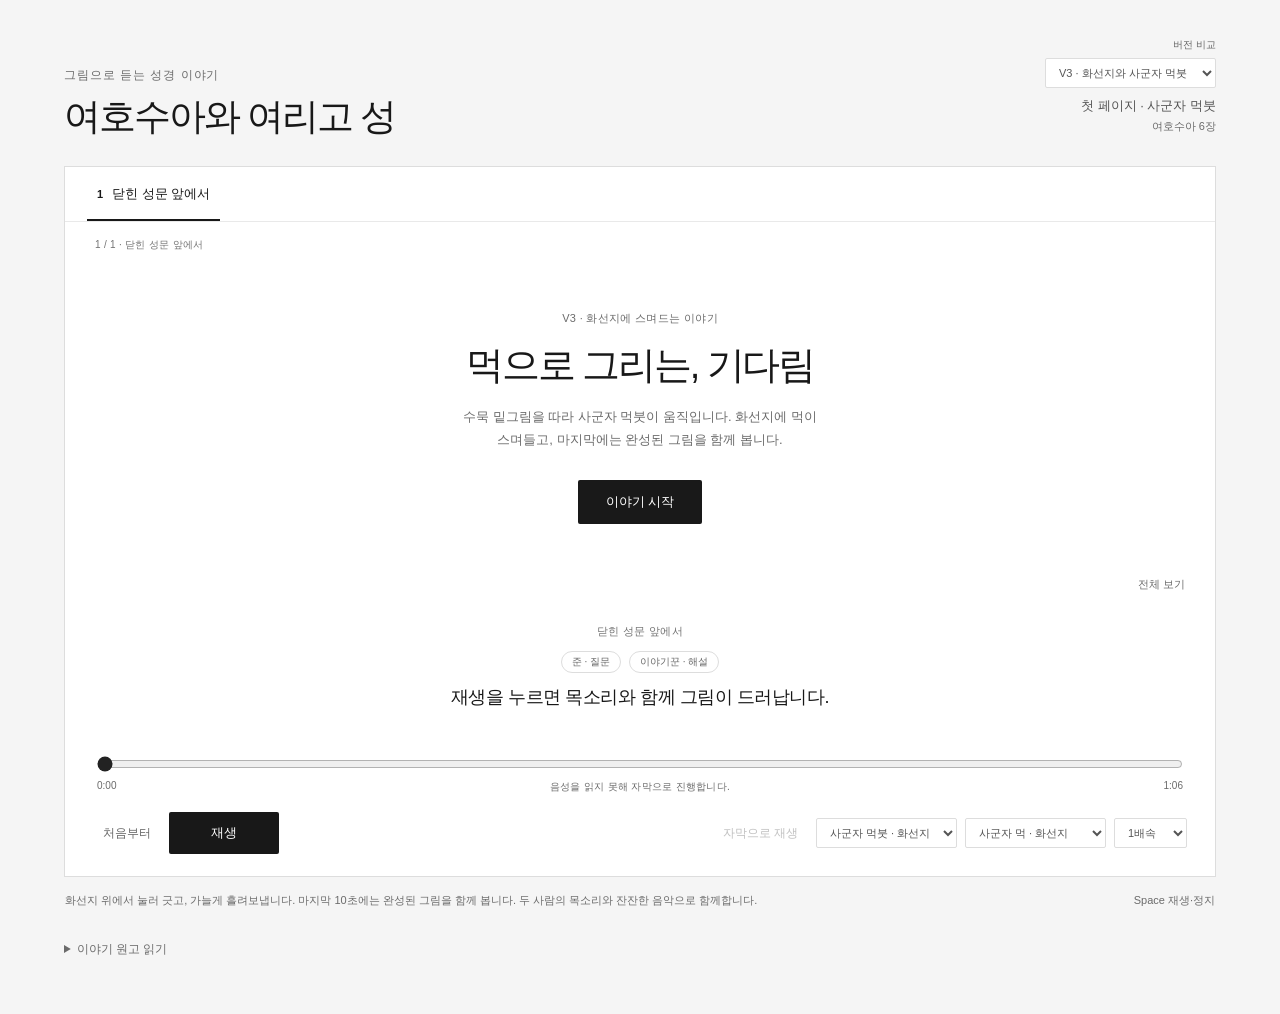
<file: index.html>
<!doctype html>
<html lang="ko">
<head>
<meta charset="utf-8"><meta name="viewport" content="width=device-width,initial-scale=1">
<meta http-equiv="refresh" content="0;url=./v3/index.html">
<title>여호수아와 여리고 성 · 그림 이야기</title>
<link rel="icon" href="./favicon.svg" type="image/svg+xml">
<script>location.replace(new URL('./v3/index.html',location.href).href);</script>
</head>
<body><a href="./v3/index.html">그림 이야기 V3 열기</a></body>
</html>
</file>
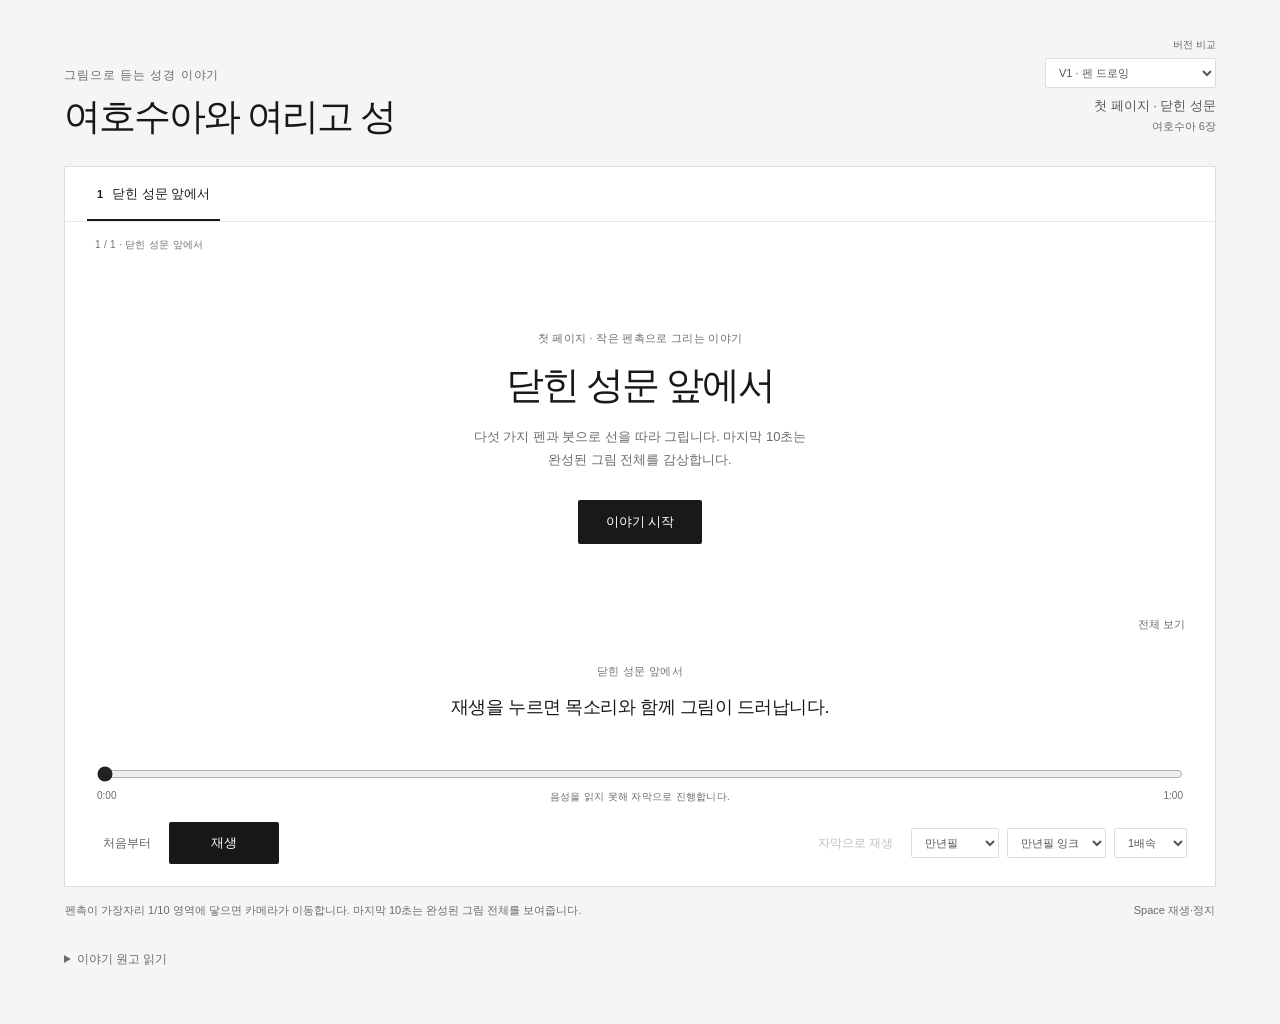
<file: v1/index.html>
<!doctype html>
<html lang="ko">
<head>
  <meta charset="UTF-8">
  <meta name="viewport" content="width=device-width, initial-scale=1">
  <meta name="theme-color" content="#f5f5f5">
  <meta name="description" content="펜촉이 실제 그림의 선을 따라 움직이는 여호수아 이야기 첫 페이지.">
  <title>여호수아와 여리고 성 · 잉크 이야기</title>
  <link rel="stylesheet" href="./styles.css">
  <link rel="stylesheet" href="../mobile.css?v=20261023-watch">
  <link rel="icon" href="../favicon.svg" type="image/svg+xml">
  <script type="module" src="./app.js?v=20261023-watch"></script>
  <script type="module" src="../versions.js?v=20261023-color"></script>
</head>
<body>
  <main class="page">
    <header class="heading">
      <div>
        <p class="overline">그림으로 듣는 성경 이야기</p>
        <h1>여호수아와 여리고 성</h1>
      </div>
      <div class="heading-options"><label class="version-label" for="version-picker">버전 비교</label><select id="version-picker" aria-label="버전 비교" data-base="../"><option value="v1" selected>V1 · 펜 드로잉</option><option value="v2">V2 · 두 사람의 그림 이야기</option><option value="v3">V3 · 화선지와 사군자 먹붓</option><option value="v4">V4 · 도화지 컬러 채색</option><option value="v5">V5 · 스프레이 벽화</option></select><p class="reference">첫 페이지 · 닫힌 성문<span>여호수아 6장</span></p></div>
    </header>

    <section class="player" id="player" aria-label="그림 이야기 재생기" data-state="loading">
      <nav class="chapters single-page" aria-label="첫 페이지">
        <button type="button" data-chapter="0" aria-current="step" disabled><span>1</span>닫힌 성문 앞에서</button>
      </nav>

      <div class="stage" id="stage">
        <canvas id="scene" aria-label="펜과 붓이 선을 따라 그려내는 첫 페이지 그림"></canvas>
        <div class="intro" id="intro">
          <p class="intro-kicker">첫 페이지 · 작은 펜촉으로 그리는 이야기</p>
          <h2>닫힌 성문 앞에서</h2>
          <p id="load-message">그림과 목소리를 준비하고 있습니다.</p>
          <button type="button" id="start" disabled>이야기 시작</button>
        </div>
        <div class="scene-note" id="scene-note" aria-hidden="true">첫 번째 장면</div>
        <button class="expand" id="fullscreen" type="button" title="가로 전체 화면으로 감상" aria-label="전체 보기" aria-expanded="false" disabled>전체 보기</button>
      </div>

      <div class="narration">
        <p class="chapter-title" id="chapter-title">닫힌 성문 앞에서</p>
        <p class="caption" id="caption" aria-live="off">재생을 누르면 목소리와 함께 그림이 드러납니다.</p>
      </div>

      <div class="timeline">
        <label for="seek" class="sr-only">이야기 재생 위치</label>
        <input id="seek" type="range" min="0" max="100" step="any" value="0" disabled aria-valuetext="시작 전">
        <div class="timecodes"><output id="current-time" aria-live="off">0:00</output><span id="playback-status" role="status">준비 중</span><output id="total-time" aria-live="off">0:00</output></div>
      </div>

      <div class="controls">
        <div class="transport">
          <button id="restart" class="quiet" type="button" disabled>처음부터</button>
          <button id="previous" class="step" type="button" aria-label="이전 장면" disabled hidden>이전</button>
          <button id="play" class="primary" type="button" disabled>재생</button>
          <button id="next" class="step" type="button" aria-label="다음 장면" disabled hidden>다음</button>
        </div>
        <details class="drawing-settings" id="drawing-settings" open><summary>그리기 설정</summary>
        <div class="preferences">
          <button id="mute" class="quiet" type="button" aria-pressed="false">음성 켜짐</button>
          <label for="pen-kind" class="sr-only">그리기 도구</label>
          <select id="pen-kind" aria-label="그리기 도구"><option value="fountain">만년필</option><option value="ballpoint">볼펜</option><option value="pencil">연필</option><option value="korean">한국 먹붓</option><option value="western">서양식 붓</option></select>
          <label for="ink-kind" class="sr-only">잉크 질감</label>
          <select id="ink-kind" aria-label="잉크 질감"><option value="crisp">또렷한 잉크</option><option value="fountain" selected>만년필 잉크</option><option value="soft">번지는 잉크</option><option value="meok">먹</option><option value="watercolor">흑백 수채</option></select>
          <label for="speed" class="sr-only">재생 속도</label>
          <select id="speed" aria-label="재생 속도"><option value="0.75">0.75배</option><option value="1" selected>1배속</option><option value="1.25">1.25배</option><option value="1.5">1.5배</option><option value="2">2배속</option></select>
        </div>
        </details>
      </div>
      <audio id="narrator" preload="metadata" playsinline></audio>
    </section>

    <footer class="footnote"><p>펜촉이 가장자리 1/10 영역에 닿으면 카메라가 이동합니다. 마지막 10초는 완성된 그림 전체를 보여줍니다.</p><span>Space 재생·정지</span></footer>
    <details class="transcript"><summary>이야기 원고 읽기</summary><div id="transcript"></div></details>
    <noscript>이 이야기를 재생하려면 브라우저의 JavaScript를 켜 주세요.</noscript>
  </main>
</body>
</html>
</file>
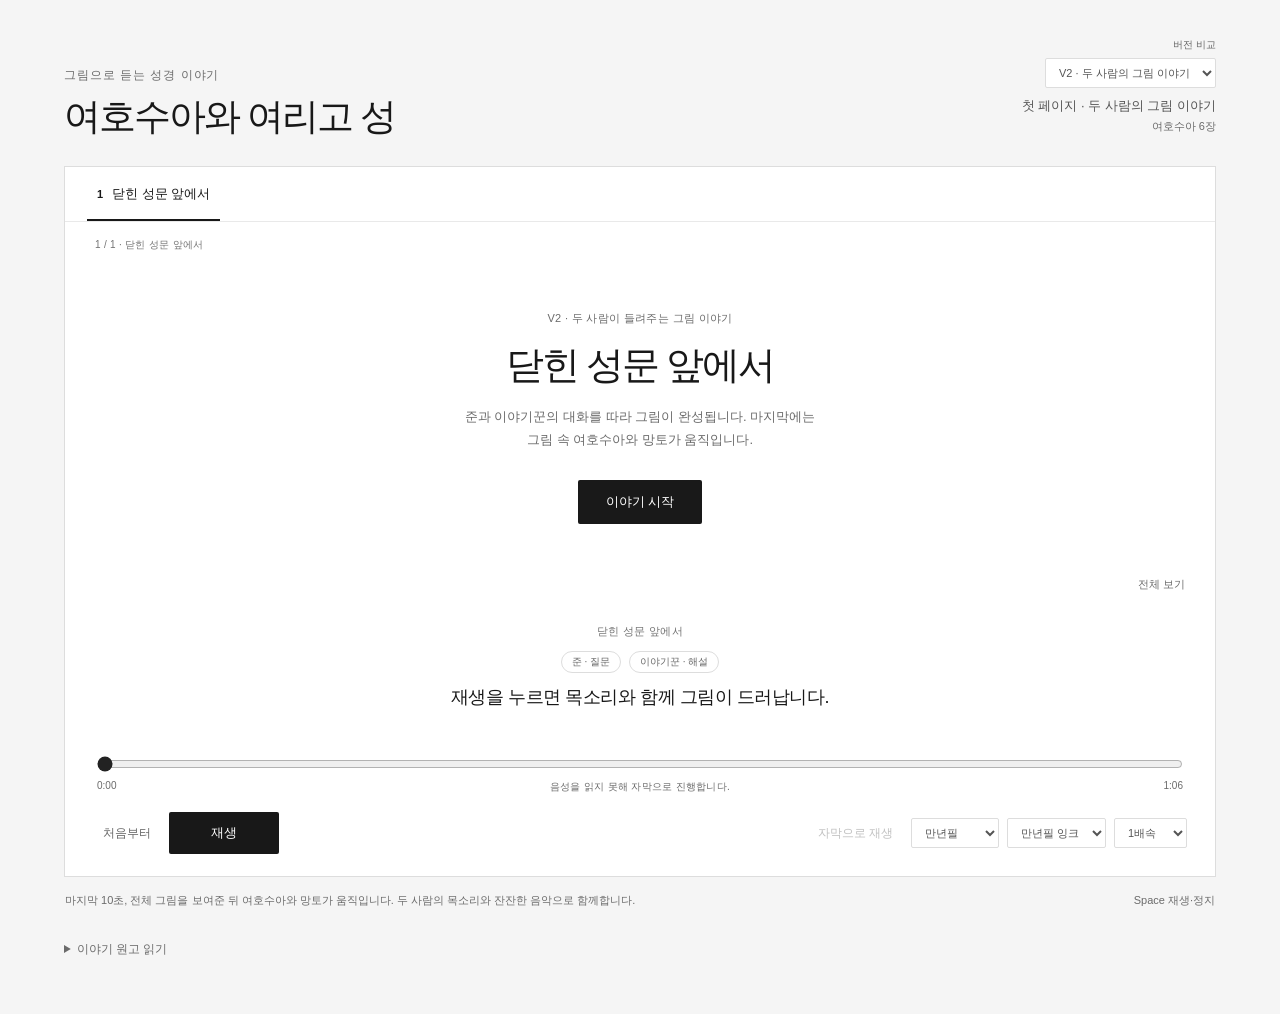
<file: v2/index.html>
<!doctype html>
<html lang="ko">
<head>
  <meta charset="UTF-8">
  <meta name="viewport" content="width=device-width, initial-scale=1">
  <meta name="theme-color" content="#f5f5f5">
  <meta name="description" content="펜촉이 실제 그림의 선을 따라 움직이는 여호수아 이야기 첫 페이지.">
  <title>여호수아와 여리고 성 · 잉크 이야기</title>
  <link rel="stylesheet" href="./styles.css">
  <link rel="stylesheet" href="../mobile.css?v=20261023-watch">
  <link rel="icon" href="../favicon.svg" type="image/svg+xml">
  <script type="module" src="./app.js?v=20261023-watch"></script>
  <script type="module" src="../versions.js?v=20261023-color"></script>
</head>
<body>
  <main class="page">
    <header class="heading">
      <div>
        <p class="overline">그림으로 듣는 성경 이야기</p>
        <h1>여호수아와 여리고 성</h1>
      </div>
      <div class="heading-options"><label class="version-label" for="version-picker">버전 비교</label><select id="version-picker" aria-label="버전 비교" data-base="../"><option value="v1">V1 · 펜 드로잉</option><option value="v2" selected>V2 · 두 사람의 그림 이야기</option><option value="v3">V3 · 화선지와 사군자 먹붓</option><option value="v4">V4 · 도화지 컬러 채색</option><option value="v5">V5 · 스프레이 벽화</option></select><p class="reference">첫 페이지 · 두 사람의 그림 이야기<span>여호수아 6장</span></p></div>
    </header>

    <section class="player" id="player" aria-label="그림 이야기 재생기" data-state="loading">
      <nav class="chapters single-page" aria-label="첫 페이지">
        <button type="button" data-chapter="0" aria-current="step" disabled><span>1</span>닫힌 성문 앞에서</button>
      </nav>

      <div class="stage" id="stage">
        <canvas id="scene" aria-label="펜과 붓이 선을 따라 그려내는 첫 페이지 그림"></canvas>
        <div class="intro" id="intro">
          <p class="intro-kicker">V2 · 두 사람이 들려주는 그림 이야기</p>
          <h2>닫힌 성문 앞에서</h2>
          <p id="load-message">그림과 목소리를 준비하고 있습니다.</p>
          <button type="button" id="start" disabled>이야기 시작</button>
        </div>
        <div class="scene-note" id="scene-note" aria-hidden="true">첫 번째 장면</div>
        <button class="expand" id="fullscreen" type="button" title="가로 전체 화면으로 감상" aria-label="전체 보기" aria-expanded="false" disabled>전체 보기</button>
      </div>

      <div class="narration">
        <p class="chapter-title" id="chapter-title">닫힌 성문 앞에서</p>
        <div class="speakers" role="group" aria-label="이야기를 들려주는 두 사람"><span data-speaker="준">준 · 질문</span><span data-speaker="이야기꾼">이야기꾼 · 해설</span></div>
        <p class="caption" id="caption" aria-live="off">재생을 누르면 목소리와 함께 그림이 드러납니다.</p>
      </div>

      <div class="timeline">
        <label for="seek" class="sr-only">이야기 재생 위치</label>
        <input id="seek" type="range" min="0" max="100" step="any" value="0" disabled aria-valuetext="시작 전">
        <div class="timecodes"><output id="current-time" aria-live="off">0:00</output><span id="playback-status" role="status">준비 중</span><output id="total-time" aria-live="off">0:00</output></div>
      </div>

      <div class="controls">
        <div class="transport">
          <button id="restart" class="quiet" type="button" disabled>처음부터</button>
          <button id="previous" class="step" type="button" aria-label="이전 장면" disabled hidden>이전</button>
          <button id="play" class="primary" type="button" disabled>재생</button>
          <button id="next" class="step" type="button" aria-label="다음 장면" disabled hidden>다음</button>
        </div>
        <details class="drawing-settings" id="drawing-settings" open><summary>그리기 설정</summary>
        <div class="preferences">
          <button id="mute" class="quiet" type="button" aria-pressed="false">소리 켜짐</button>
          <label for="pen-kind" class="sr-only">그리기 도구</label>
          <select id="pen-kind" aria-label="그리기 도구"><option value="fountain">만년필</option><option value="ballpoint">볼펜</option><option value="pencil">연필</option><option value="korean">한국 먹붓</option><option value="western">서양식 붓</option></select>
          <label for="ink-kind" class="sr-only">잉크 질감</label>
          <select id="ink-kind" aria-label="잉크 질감"><option value="crisp">또렷한 잉크</option><option value="fountain" selected>만년필 잉크</option><option value="soft">번지는 잉크</option><option value="meok">먹</option><option value="watercolor">흑백 수채</option></select>
          <label for="speed" class="sr-only">재생 속도</label>
          <select id="speed" aria-label="재생 속도"><option value="0.75">0.75배</option><option value="1" selected>1배속</option><option value="1.25">1.25배</option><option value="1.5">1.5배</option><option value="2">2배속</option></select>
        </div>
        </details>
      </div>
      <audio id="narrator" preload="metadata" playsinline></audio>
    </section>

    <footer class="footnote"><p>마지막 10초, 전체 그림을 보여준 뒤 여호수아와 망토가 움직입니다. 두 사람의 목소리와 잔잔한 음악으로 함께합니다.</p><span>Space 재생·정지</span></footer>
    <details class="transcript"><summary>이야기 원고 읽기</summary><div id="transcript"></div></details>
    <noscript>이 이야기를 재생하려면 브라우저의 JavaScript를 켜 주세요.</noscript>
  </main>
</body>
</html>
</file>
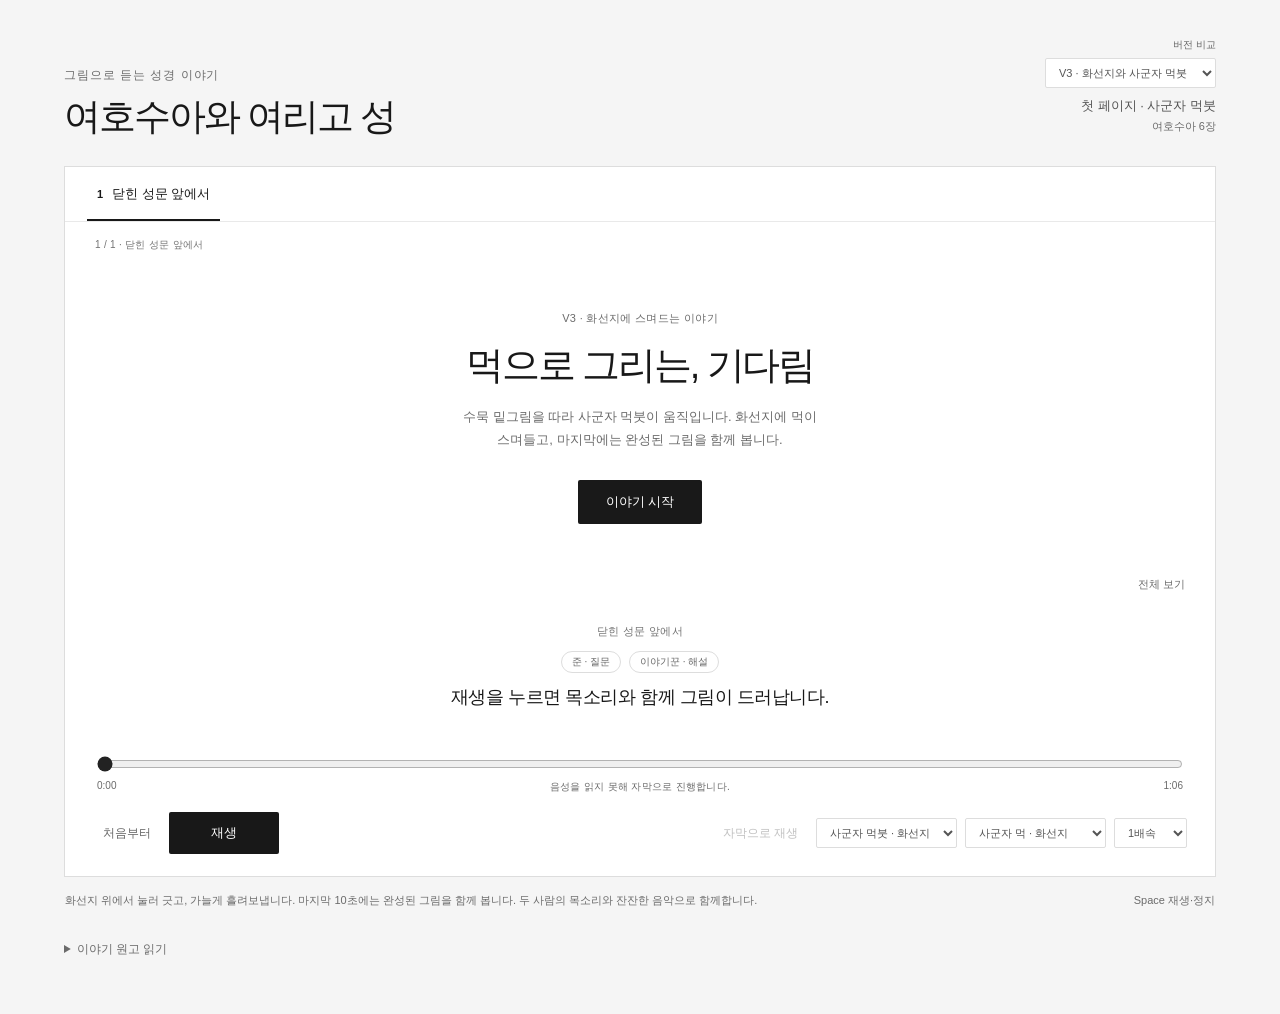
<file: v3/index.html>
<!doctype html>
<html lang="ko">
<head>
  <meta charset="UTF-8">
  <meta name="viewport" content="width=device-width, initial-scale=1">
  <meta name="theme-color" content="#f5f5f5">
  <meta name="description" content="펜촉이 실제 그림의 선을 따라 움직이는 여호수아 이야기 첫 페이지.">
  <title>여호수아와 여리고 성 · 잉크 이야기</title>
  <link rel="stylesheet" href="./styles.css">
  <link rel="stylesheet" href="../mobile.css?v=20261023-watch">
  <link rel="icon" href="../favicon.svg" type="image/svg+xml">
  <script type="module" src="./app.js?v=damchae-1"></script>
  <script type="module" src="../versions.js?v=20261023-color"></script>
</head>
<body>
  <main class="page">
    <header class="heading">
      <div>
        <p class="overline">그림으로 듣는 성경 이야기</p>
        <h1>여호수아와 여리고 성</h1>
      </div>
      <div class="heading-options"><label class="version-label" for="version-picker">버전 비교</label><select id="version-picker" aria-label="버전 비교" data-base="../"><option value="v1">V1 · 펜 드로잉</option><option value="v2">V2 · 두 사람의 그림 이야기</option><option value="v3" selected>V3 · 화선지와 사군자 먹붓</option><option value="v4">V4 · 도화지 컬러 채색</option><option value="v5">V5 · 스프레이 벽화</option></select><p class="reference">첫 페이지 · 사군자 먹붓<span>여호수아 6장</span></p></div>
    </header>

    <section class="player" id="player" aria-label="그림 이야기 재생기" data-state="loading">
      <nav class="chapters single-page" aria-label="첫 페이지">
        <button type="button" data-chapter="0" aria-current="step" disabled><span>1</span>닫힌 성문 앞에서</button>
      </nav>

      <div class="stage" id="stage">
        <canvas id="scene" aria-label="펜과 붓이 선을 따라 그려내는 첫 페이지 그림"></canvas>
        <div class="intro" id="intro">
          <p class="intro-kicker">V3 · 화선지에 스며드는 이야기</p>
          <h2>먹으로 그리는, 기다림</h2>
          <p id="load-message">그림과 목소리를 준비하고 있습니다.</p>
          <button type="button" id="start" disabled>이야기 시작</button>
        </div>
        <div class="scene-note" id="scene-note" aria-hidden="true">첫 번째 장면</div>
        <button class="expand" id="fullscreen" type="button" title="가로 전체 화면으로 감상" aria-label="전체 보기" aria-expanded="false" disabled>전체 보기</button>
      </div>

      <div class="narration">
        <p class="chapter-title" id="chapter-title">닫힌 성문 앞에서</p>
        <div class="speakers" role="group" aria-label="이야기를 들려주는 두 사람"><span data-speaker="준">준 · 질문</span><span data-speaker="이야기꾼">이야기꾼 · 해설</span></div>
        <p class="caption" id="caption" aria-live="off">재생을 누르면 목소리와 함께 그림이 드러납니다.</p>
      </div>

      <div class="timeline">
        <label for="seek" class="sr-only">이야기 재생 위치</label>
        <input id="seek" type="range" min="0" max="100" step="any" value="0" disabled aria-valuetext="시작 전">
        <div class="timecodes"><output id="current-time" aria-live="off">0:00</output><span id="playback-status" role="status">준비 중</span><output id="total-time" aria-live="off">0:00</output></div>
      </div>

      <div class="controls">
        <div class="transport">
          <button id="restart" class="quiet" type="button" disabled>처음부터</button>
          <button id="previous" class="step" type="button" aria-label="이전 장면" disabled hidden>이전</button>
          <button id="play" class="primary" type="button" disabled>재생</button>
          <button id="next" class="step" type="button" aria-label="다음 장면" disabled hidden>다음</button>
        </div>
        <details class="drawing-settings" id="drawing-settings" open><summary>그리기 설정</summary>
        <div class="preferences">
          <button id="mute" class="quiet" type="button" aria-pressed="false">소리 켜짐</button>
          <label for="pen-kind" class="sr-only">그리기 도구</label>
          <select id="pen-kind" aria-label="그리기 도구"><option value="fountain">만년필</option><option value="ballpoint">볼펜</option><option value="pencil">연필</option><option value="korean">한국 먹붓</option><option value="western">서양식 붓</option><option value="charcoal">목탄</option><option value="crayon">검정 크레용</option><option value="sagunja" selected>사군자 먹붓 · 화선지</option></select>
          <label for="ink-kind" class="sr-only">잉크 질감</label>
          <select id="ink-kind" aria-label="잉크 질감"><option value="crisp">또렷한 잉크</option><option value="fountain">만년필 잉크</option><option value="soft">번지는 잉크</option><option value="meok">먹</option><option value="watercolor">흑백 수채</option><option value="charcoal">목탄 가루</option><option value="crayon">검정 크레용</option><option value="sagunja" selected>사군자 먹 · 화선지</option><option value="damchae">수묵 담채화 · 화선지</option></select>
          <label for="speed" class="sr-only">재생 속도</label>
          <select id="speed" aria-label="재생 속도"><option value="0.75">0.75배</option><option value="1" selected>1배속</option><option value="1.25">1.25배</option><option value="1.5">1.5배</option><option value="2">2배속</option></select>
        </div>
        </details>
      </div>
      <audio id="narrator" preload="metadata" playsinline></audio>
    </section>

    <footer class="footnote"><p>화선지 위에서 눌러 긋고, 가늘게 흘려보냅니다. 마지막 10초에는 완성된 그림을 함께 봅니다. 두 사람의 목소리와 잔잔한 음악으로 함께합니다.</p><span>Space 재생·정지</span></footer>
    <details class="transcript"><summary>이야기 원고 읽기</summary><div id="transcript"></div></details>
    <noscript>이 이야기를 재생하려면 브라우저의 JavaScript를 켜 주세요.</noscript>
  </main>
</body>
</html>
</file>
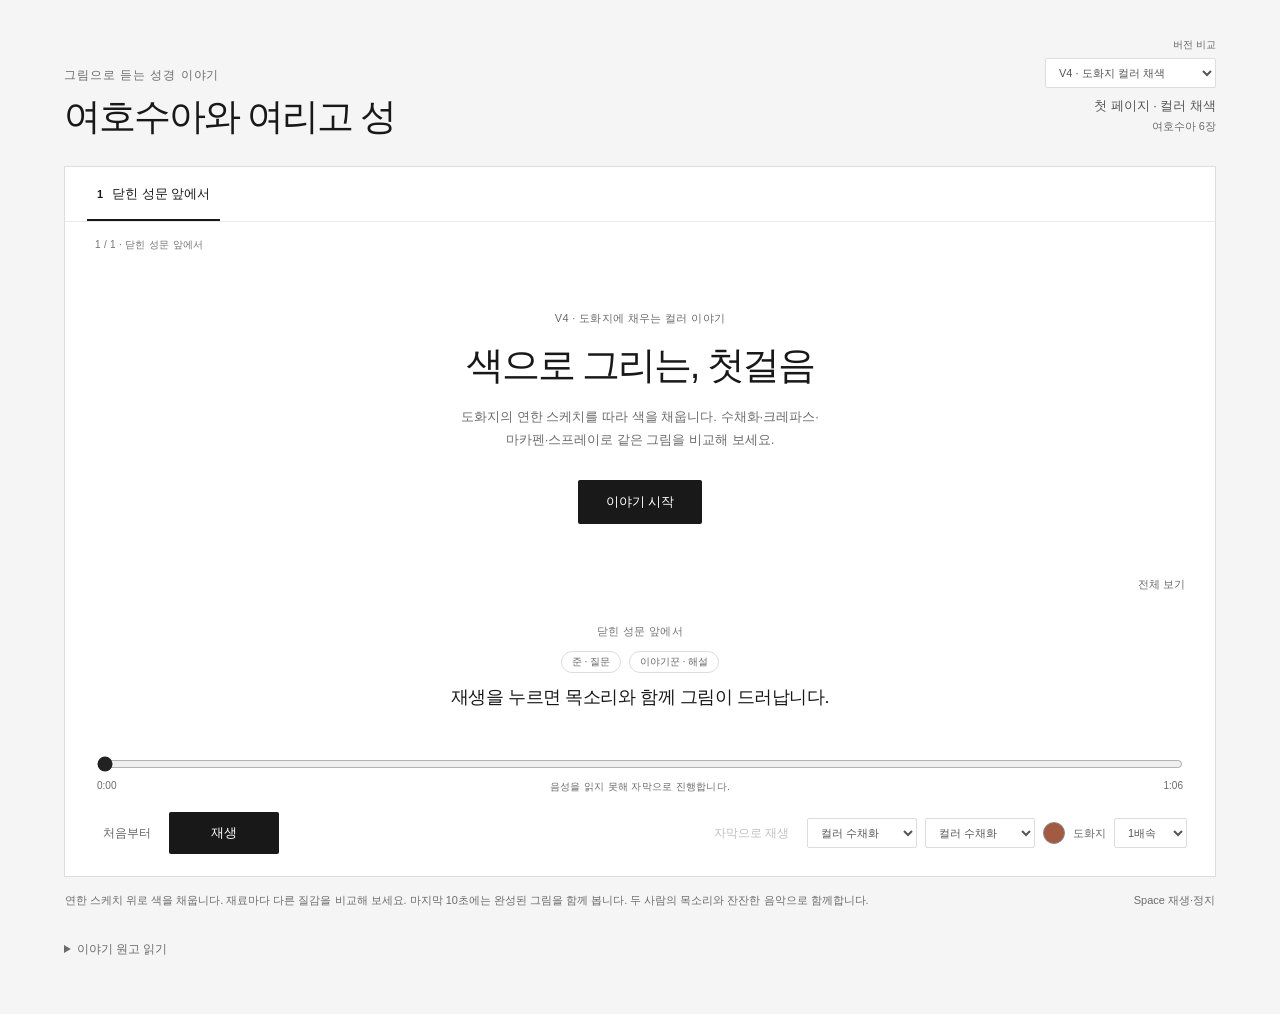
<file: v4/index.html>
<!doctype html>
<html lang="ko">
<head>
  <meta charset="UTF-8">
  <meta name="viewport" content="width=device-width, initial-scale=1">
  <meta name="theme-color" content="#f5f5f5">
  <meta name="description" content="펜촉이 실제 그림의 선을 따라 움직이는 여호수아 이야기 첫 페이지.">
  <title>여호수아와 여리고 성 · 잉크 이야기</title>
  <link rel="stylesheet" href="./styles.css">
  <link rel="stylesheet" href="../mobile.css?v=20261023-watch">
  <link rel="icon" href="../favicon.svg" type="image/svg+xml">
  <script type="module" src="./app.js?v=v4-color-1"></script>
  <script type="module" src="../versions.js?v=v4-color-1"></script>
</head>
<body>
  <main class="page">
    <header class="heading">
      <div>
        <p class="overline">그림으로 듣는 성경 이야기</p>
        <h1>여호수아와 여리고 성</h1>
      </div>
      <div class="heading-options"><label class="version-label" for="version-picker">버전 비교</label><select id="version-picker" aria-label="버전 비교" data-base="../"><option value="v1">V1 · 펜 드로잉</option><option value="v2">V2 · 두 사람의 그림 이야기</option><option value="v3">V3 · 화선지와 사군자 먹붓</option><option value="v4" selected>V4 · 도화지 컬러 채색</option><option value="v5">V5 · 스프레이 벽화</option></select><p class="reference">첫 페이지 · 컬러 채색<span>여호수아 6장</span></p></div>
    </header>

    <section class="player" id="player" aria-label="그림 이야기 재생기" data-state="loading">
      <nav class="chapters single-page" aria-label="첫 페이지">
        <button type="button" data-chapter="0" aria-current="step" disabled><span>1</span>닫힌 성문 앞에서</button>
      </nav>

      <div class="stage" id="stage">
        <canvas id="scene" aria-label="펜과 붓이 선을 따라 그려내는 첫 페이지 그림"></canvas>
        <div class="intro" id="intro">
          <p class="intro-kicker">V4 · 도화지에 채우는 컬러 이야기</p>
          <h2>색으로 그리는, 첫걸음</h2>
          <p id="load-message">그림과 목소리를 준비하고 있습니다.</p>
          <button type="button" id="start" disabled>이야기 시작</button>
        </div>
        <div class="scene-note" id="scene-note" aria-hidden="true">첫 번째 장면</div>
        <button class="expand" id="fullscreen" type="button" title="가로 전체 화면으로 감상" aria-label="전체 보기" aria-expanded="false" disabled>전체 보기</button>
      </div>

      <div class="narration">
        <p class="chapter-title" id="chapter-title">닫힌 성문 앞에서</p>
        <div class="speakers" role="group" aria-label="이야기를 들려주는 두 사람"><span data-speaker="준">준 · 질문</span><span data-speaker="이야기꾼">이야기꾼 · 해설</span></div>
        <p class="caption" id="caption" aria-live="off">재생을 누르면 목소리와 함께 그림이 드러납니다.</p>
      </div>

      <div class="timeline">
        <label for="seek" class="sr-only">이야기 재생 위치</label>
        <input id="seek" type="range" min="0" max="100" step="any" value="0" disabled aria-valuetext="시작 전">
        <div class="timecodes"><output id="current-time" aria-live="off">0:00</output><span id="playback-status" role="status">준비 중</span><output id="total-time" aria-live="off">0:00</output></div>
      </div>

      <div class="controls">
        <div class="transport">
          <button id="restart" class="quiet" type="button" disabled>처음부터</button>
          <button id="previous" class="step" type="button" aria-label="이전 장면" disabled hidden>이전</button>
          <button id="play" class="primary" type="button" disabled>재생</button>
          <button id="next" class="step" type="button" aria-label="다음 장면" disabled hidden>다음</button>
        </div>
        <details class="drawing-settings" id="drawing-settings" open><summary>그리기 설정</summary>
        <div class="preferences">
          <button id="mute" class="quiet" type="button" aria-pressed="false">소리 켜짐</button>
          <label for="pen-kind" class="sr-only">그리기 도구</label>
          <select id="pen-kind" aria-label="그리기 도구"><option value="watercolor" selected>컬러 수채화</option><option value="crayon">컬러 크레파스</option><option value="marker">컬러 마카펜</option><option value="spray">컬러 스프레이</option></select>
          <label for="ink-kind" class="sr-only">잉크 질감</label>
          <select id="ink-kind" aria-label="그리기 재료"><option value="watercolor" selected>컬러 수채화</option><option value="crayon">컬러 크레파스</option><option value="marker">컬러 마카펜</option><option value="spray">컬러 스프레이</option></select>
          <span class="paint-swatch" id="paint-swatch" role="img" aria-label="현재 도구의 색"></span><span class="surface-label">도화지</span>
          <label for="speed" class="sr-only">재생 속도</label>
          <select id="speed" aria-label="재생 속도"><option value="0.75">0.75배</option><option value="1" selected>1배속</option><option value="1.25">1.25배</option><option value="1.5">1.5배</option><option value="2">2배속</option></select>
        </div>
        </details>
      </div>
      <audio id="narrator" preload="metadata" playsinline></audio>
    </section>

    <footer class="footnote"><p>연한 스케치 위로 색을 채웁니다. 재료마다 다른 질감을 비교해 보세요. 마지막 10초에는 완성된 그림을 함께 봅니다. 두 사람의 목소리와 잔잔한 음악으로 함께합니다.</p><span>Space 재생·정지</span></footer>
    <details class="transcript"><summary>이야기 원고 읽기</summary><div id="transcript"></div></details>
    <noscript>이 이야기를 재생하려면 브라우저의 JavaScript를 켜 주세요.</noscript>
  </main>
</body>
</html>
</file>
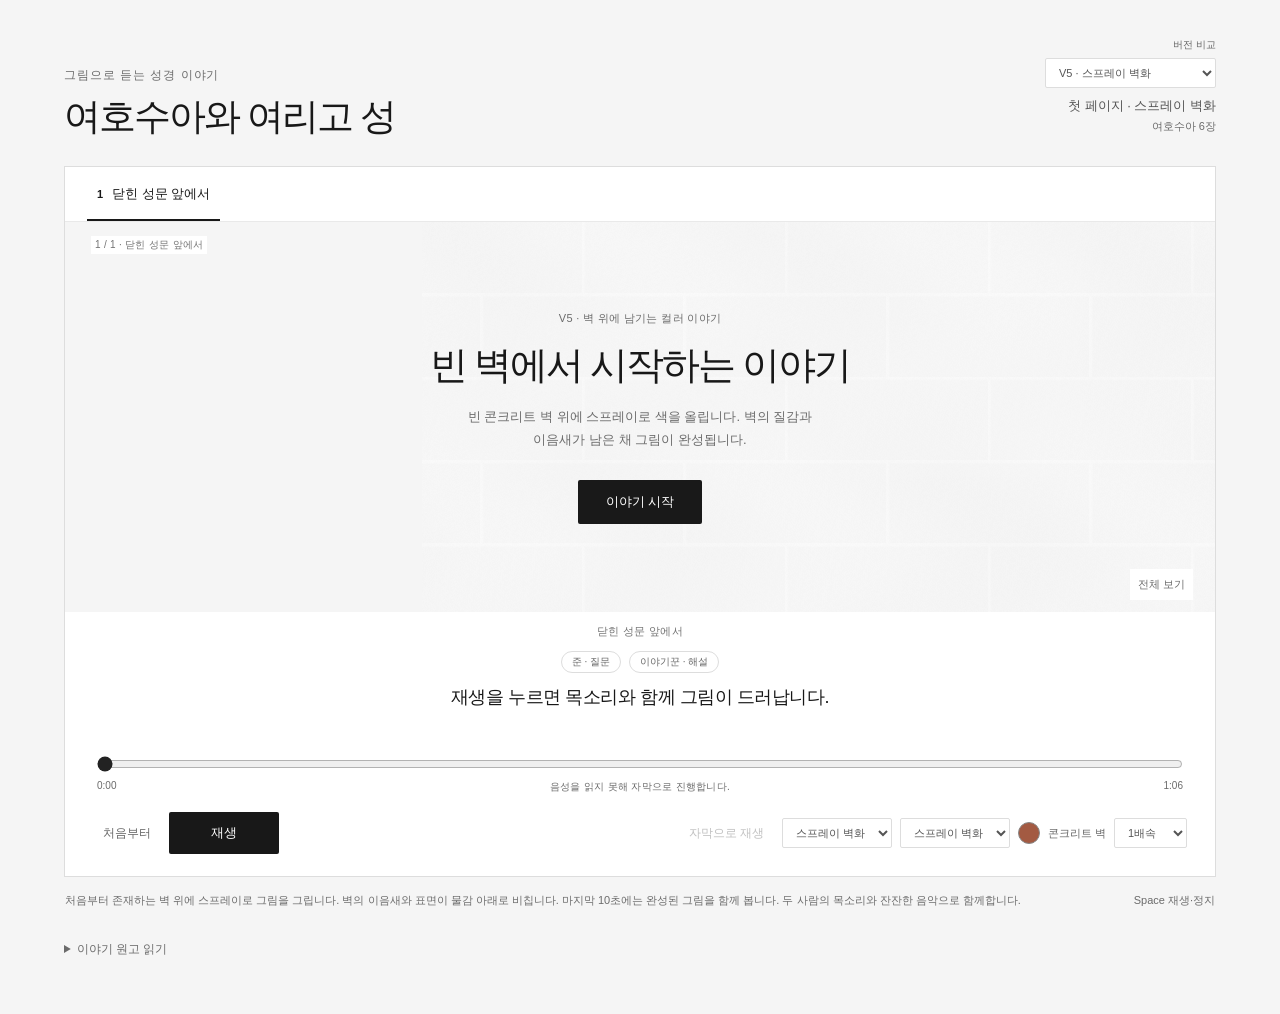
<file: v5/index.html>
<!doctype html>
<html lang="ko">
<head>
  <meta charset="UTF-8">
  <meta name="viewport" content="width=device-width, initial-scale=1">
  <meta name="theme-color" content="#f5f5f5">
  <meta name="description" content="펜촉이 실제 그림의 선을 따라 움직이는 여호수아 이야기 첫 페이지.">
  <title>여호수아와 여리고 성 · 잉크 이야기</title>
  <link rel="stylesheet" href="./styles.css">
  <link rel="stylesheet" href="../mobile.css?v=20261023-watch">
  <link rel="icon" href="../favicon.svg" type="image/svg+xml">
  <script type="module" src="./app.js?v=v4-color-1"></script>
  <script type="module" src="../versions.js?v=v4-color-1"></script>
</head>
<body>
  <main class="page">
    <header class="heading">
      <div>
        <p class="overline">그림으로 듣는 성경 이야기</p>
        <h1>여호수아와 여리고 성</h1>
      </div>
      <div class="heading-options"><label class="version-label" for="version-picker">버전 비교</label><select id="version-picker" aria-label="버전 비교" data-base="../"><option value="v1">V1 · 펜 드로잉</option><option value="v2">V2 · 두 사람의 그림 이야기</option><option value="v3">V3 · 화선지와 사군자 먹붓</option><option value="v4">V4 · 도화지 컬러 채색</option><option value="v5" selected>V5 · 스프레이 벽화</option></select><p class="reference">첫 페이지 · 스프레이 벽화<span>여호수아 6장</span></p></div>
    </header>

    <section class="player" id="player" aria-label="그림 이야기 재생기" data-state="loading">
      <nav class="chapters single-page" aria-label="첫 페이지">
        <button type="button" data-chapter="0" aria-current="step" disabled><span>1</span>닫힌 성문 앞에서</button>
      </nav>

      <div class="stage" id="stage">
        <canvas id="scene" aria-label="펜과 붓이 선을 따라 그려내는 첫 페이지 그림"></canvas>
        <div class="intro" id="intro">
          <p class="intro-kicker">V5 · 벽 위에 남기는 컬러 이야기</p>
          <h2>빈 벽에서 시작하는 이야기</h2>
          <p id="load-message">그림과 목소리를 준비하고 있습니다.</p>
          <button type="button" id="start" disabled>이야기 시작</button>
        </div>
        <div class="scene-note" id="scene-note" aria-hidden="true">첫 번째 장면</div>
        <button class="expand" id="fullscreen" type="button" title="가로 전체 화면으로 감상" aria-label="전체 보기" aria-expanded="false" disabled>전체 보기</button>
      </div>

      <div class="narration">
        <p class="chapter-title" id="chapter-title">닫힌 성문 앞에서</p>
        <div class="speakers" role="group" aria-label="이야기를 들려주는 두 사람"><span data-speaker="준">준 · 질문</span><span data-speaker="이야기꾼">이야기꾼 · 해설</span></div>
        <p class="caption" id="caption" aria-live="off">재생을 누르면 목소리와 함께 그림이 드러납니다.</p>
      </div>

      <div class="timeline">
        <label for="seek" class="sr-only">이야기 재생 위치</label>
        <input id="seek" type="range" min="0" max="100" step="any" value="0" disabled aria-valuetext="시작 전">
        <div class="timecodes"><output id="current-time" aria-live="off">0:00</output><span id="playback-status" role="status">준비 중</span><output id="total-time" aria-live="off">0:00</output></div>
      </div>

      <div class="controls">
        <div class="transport">
          <button id="restart" class="quiet" type="button" disabled>처음부터</button>
          <button id="previous" class="step" type="button" aria-label="이전 장면" disabled hidden>이전</button>
          <button id="play" class="primary" type="button" disabled>재생</button>
          <button id="next" class="step" type="button" aria-label="다음 장면" disabled hidden>다음</button>
        </div>
        <details class="drawing-settings" id="drawing-settings" open><summary>그리기 설정</summary>
        <div class="preferences">
          <button id="mute" class="quiet" type="button" aria-pressed="false">소리 켜짐</button>
          <label for="pen-kind" class="sr-only">그리기 도구</label>
          <select id="pen-kind" aria-label="벽화 스프레이"><option value="mural" selected>스프레이 벽화</option></select>
          <label for="ink-kind" class="sr-only">잉크 질감</label>
          <select id="ink-kind" aria-label="벽화 스프레이"><option value="mural" selected>스프레이 벽화</option></select>
          <span class="paint-swatch" id="paint-swatch" role="img" aria-label="현재 도구의 색"></span><span class="surface-label">콘크리트 벽</span>
          <label for="speed" class="sr-only">재생 속도</label>
          <select id="speed" aria-label="재생 속도"><option value="0.75">0.75배</option><option value="1" selected>1배속</option><option value="1.25">1.25배</option><option value="1.5">1.5배</option><option value="2">2배속</option></select>
        </div>
        </details>
      </div>
      <audio id="narrator" preload="metadata" playsinline></audio>
    </section>

    <footer class="footnote"><p>처음부터 존재하는 벽 위에 스프레이로 그림을 그립니다. 벽의 이음새와 표면이 물감 아래로 비칩니다. 마지막 10초에는 완성된 그림을 함께 봅니다. 두 사람의 목소리와 잔잔한 음악으로 함께합니다.</p><span>Space 재생·정지</span></footer>
    <details class="transcript"><summary>이야기 원고 읽기</summary><div id="transcript"></div></details>
    <noscript>이 이야기를 재생하려면 브라우저의 JavaScript를 켜 주세요.</noscript>
  </main>
</body>
</html>
</file>
<file: v1/styles.css>
:root { color-scheme: light; font-family: -apple-system, BlinkMacSystemFont, "Apple SD Gothic Neo", "Noto Sans KR", sans-serif; color: #181818; background: #f5f5f5; font-synthesis: none; }
* { box-sizing: border-box; }
body { margin: 0; }
button, select, input { font: inherit; }
button, select { touch-action: manipulation; }
button { cursor: pointer; border: 0; background: none; color: inherit; }
button:disabled { cursor: default; opacity: .4; }
button:focus-visible, select:focus-visible, summary:focus-visible { outline: 2px solid #202020; outline-offset: 5px; }
.page { max-width: 1224px; margin: 0 auto; padding: 38px 36px 56px; }
.heading { display: flex; align-items: flex-end; justify-content: space-between; gap: 24px; margin-bottom: 26px; }
.overline { font-size: 12px; letter-spacing: .08em; color: #737373; margin: 0 0 10px; }
h1 { margin: 0; font-size: clamp(25px, 3vw, 37px); line-height: 1.25; letter-spacing: -.055em; font-weight: 650; }
.reference { margin: 0 0 3px; text-align: right; font-size: 13px; color: #555; line-height: 1.8; }
.reference span { display: block; color: #888; font-size: 11px; }
.heading-options { display: flex; align-items: flex-end; flex-direction: column; gap: 6px; }
.version-label { font-size: 10px; color: #666; }
.heading-options select { max-width: 230px; }
.player { background: white; border: 1px solid #ddd; overflow: hidden; }
.chapters { display: grid; grid-template-columns: repeat(4, 1fr); border-bottom: 1px solid #e9e9e9; padding: 0 22px; }
.chapters.single-page { grid-template-columns: 1fr; }
.chapters.single-page button { width: fit-content; }
.chapters button { text-align: left; padding: 18px 10px 16px; color: #838383; border-bottom: 2px solid transparent; font-size: 13px; white-space: nowrap; }
.chapters button span { display: inline-block; margin-right: 9px; font-size: 11px; font-variant-numeric: tabular-nums; }
.chapters button[aria-current="step"] { color: #181818; border-bottom-color: #181818; font-weight: 600; }
.chapters button.is-complete { color: #555; }
.stage { width: 100%; height: clamp(240px, calc(100dvh - 470px), 610px); min-height: 220px; position: relative; background: white; overflow: hidden; }
#scene { display: block; width: 100%; height: 100%; }
.intro { position: absolute; inset: 0; display: flex; flex-direction: column; align-items: center; justify-content: center; text-align: center; background: rgb(255 255 255 / .97); padding: 24px; transition: opacity .4s; }
.intro[hidden] { display: none; }
.intro h2 { font-size: clamp(24px, 3vw, 38px); font-weight: 500; letter-spacing: -.055em; margin: 14px 0; }
.intro-kicker { font-size: 11px; color: #777; letter-spacing: .03em; margin: 0; }
#load-message { margin: 0 0 28px; color: #777; font-size: 13px; line-height: 1.8; max-width: 360px; word-break: keep-all; }
#start { background: #191919; color: white; border-radius: 2px; padding: 13px 28px; font-size: 13px; }
.scene-note { position: absolute; top: 14px; left: 26px; font-size: 10px; letter-spacing: .03em; color: #999; pointer-events: none; }
.expand { position: absolute; bottom: 12px; right: 22px; color: #6b6b6b; font-size: 11px; padding: 8px; background: rgb(255 255 255 / .92); }
.narration { max-width: 850px; margin: 0 auto; padding: 12px 34px 10px; min-height: 110px; text-align: center; }
.chapter-title { font-size: 11px; letter-spacing: .03em; color: #999; margin: 0 0 12px; }
.caption { font-size: clamp(15px, 1.7vw, 18px); line-height: 1.8; letter-spacing: -.025em; word-break: keep-all; margin: 0; min-height: 64px; }
.timeline { padding: 0 32px; }
input[type="range"] { accent-color: #222; width: 100%; height: 18px; margin: 0; cursor: pointer; }
.timecodes { display: flex; justify-content: space-between; font-size: 10px; font-variant-numeric: tabular-nums; color: #777; margin-top: 3px; }
#playback-status { color: #777; letter-spacing: .03em; }
.controls { display: flex; align-items: center; justify-content: space-between; padding: 18px 28px 22px; gap: 20px; }
.transport, .preferences { display: flex; align-items: center; gap: 8px; }
.preferences { flex-wrap: wrap; justify-content: flex-end; }
.primary { min-width: 110px; padding: 12px 22px; background: #181818; color: white; border-radius: 2px; font-size: 13px; }
.primary:hover:not(:disabled), #start:hover:not(:disabled) { background: #383838; }
.quiet, .step { padding: 12px 10px; font-size: 12px; color: #666; }
.step { color: #333; }
select { background: white; color: #555; border: 1px solid #ddd; border-radius: 2px; padding: 7px 9px; font-size: 11px; }
.footnote { display: flex; align-items: baseline; justify-content: space-between; gap: 20px; padding: 14px 1px; color: #888; font-size: 11px; line-height: 1.8; }
.footnote p { margin: 0; }
.footnote span { flex-shrink: 0; }
.transcript { margin-top: 16px; font-size: 12px; color: #777; }
summary { cursor: pointer; display: list-item; width: fit-content; }
#transcript { max-width: 680px; padding: 22px 0; color: #555; font-size: 14px; line-height: 2; word-break: keep-all; }
#transcript h3 { font-weight: 600; color: #222; margin: 30px 0 14px; }
#transcript p { margin: 0 0 14px; white-space: pre-line; }
.sr-only { position: absolute; width: 1px; height: 1px; padding: 0; margin: -1px; overflow: hidden; clip: rect(0, 0, 0, 0); white-space: nowrap; border: 0; }
.player:fullscreen { width: 100%; height: 100dvh; display: flex; flex-direction: column; border: none; background: white; }
.player:fullscreen .stage { flex: 1; height: auto; }
.player:fullscreen .narration { width: 100%; }
/* Small secondary labels remain readable against the white player. */
.chapters button, .scene-note, .chapter-title, .reference span, .footnote { color: #737373; }
.overline, .reference span, .footnote, .transcript, .timecodes, #playback-status, .intro-kicker, #load-message { color: #6b6b6b; }
.intro, .expand, .scene-note { background: #fff; }
.scene-note { padding: 2px 4px; }
@media (min-width: 1500px) { .page { padding-top: 48px; } }
@media (min-width: 701px) and (max-height: 800px) {
  .page { padding: 18px 32px 28px; }
  .heading { margin-bottom: 15px; }
  h1 { font-size: 28px; }
  .overline { font-size: 10px; margin-bottom: 6px; }
  .chapters button { padding-top: 12px; padding-bottom: 11px; font-size: 12px; }
  .stage { height: clamp(180px, calc(100dvh - 370px), 460px); min-height: 180px; }
  .narration { min-height: 86px; padding-top: 8px; padding-bottom: 4px; }
  .chapter-title { margin-bottom: 6px; font-size: 10px; }
  .caption { font-size: 15px; line-height: 1.7; min-height: 51px; }
  .controls { padding-top: 12px; padding-bottom: 14px; }
  .primary { padding-top: 10px; padding-bottom: 10px; }
}
@media (max-width: 700px) {
  .page { padding: 24px 14px 36px; }
  .heading { margin-bottom: 20px; gap: 12px; }
  .heading { flex-wrap: wrap; }
  .heading-options { flex-direction: row; align-items: center; gap: 8px; }
  .reference { display: none; }
  .chapters { padding: 0 7px; }
  .chapters button { font-size: 11px; padding: 16px 5px 14px; text-align: center; }
  .chapters button span { margin-right: 5px; }
  .stage { height: clamp(200px, min(62vw, calc(100dvh - 455px)), 400px); min-height: 200px; }
  .scene-note { left: 15px; font-size: 9px; }
  .expand { right: 10px; bottom: 4px; }
  .narration { padding: 12px 20px 6px; min-height: 136px; }
  .caption { font-size: 15px; min-height: 80px; line-height: 1.85; }
  .timeline { padding: 0 20px; }
  .controls { padding: 14px 14px 18px; gap: 8px; flex-wrap: wrap; }
  .transport { gap: 1px; }
  .primary { min-width: 82px; padding: 12px 16px; }
  .quiet, .step { padding: 11px 7px; font-size: 11px; }
  .preferences { gap: 5px; width: 100%; justify-content: center; }
  .footnote { display: block; font-size: 10px; padding: 12px 2px; }
  .footnote span { display: none; }
}
@media (max-width: 390px) { .controls { justify-content: center; } .preferences { width: 100%; justify-content: center; } }
@media (prefers-reduced-motion: reduce) { .intro { transition: none; } }
</file>
<file: mobile.css>
.drawing-settings { margin: 0; }
.drawing-settings > summary { display: none; }
.player.is-expanded { position: fixed; inset: 0; z-index: 100; width: 100%; height: 100dvh; display: flex; flex-direction: column; background: #fff; border: 0; padding-bottom: env(safe-area-inset-bottom); }
.player.is-expanded .stage { flex: 1; height: auto; min-height: 140px; }
.player.is-expanded .narration { width: 100%; }
body.has-expanded-player { overflow: hidden; }
/* Watching fills the viewport with the drawing. The ordinary player stays outside
   the viewing surface; touching its bottom edge reveals a temporary control tray. */
body.is-watching { overflow: hidden; overscroll-behavior: none; }
.watch-viewport.is-active { position: fixed; inset: 0; z-index: 1000; background: #fff; overflow: hidden; }
.watch-viewport::backdrop { background: #fff; }
.player.is-immersive {
  position: fixed !important; z-index: 1000; top: 50%; left: 50%; right: auto; bottom: auto;
  width: var(--watch-width,100vw) !important; height: var(--watch-height,100dvh) !important;
  max-width: none; margin: 0; padding: 0; border: 0; display: block !important;
  transform: translate(-50%,-50%); transform-origin: center; background: #fff;
  overflow: hidden; overscroll-behavior: none;
}
.player.is-immersive.is-sideways { transform: translate(-50%,-50%) rotate(90deg); }
.player.is-immersive::backdrop { background: #fff; }
.player.is-immersive > :not(.stage):not(.immersive-controls):not(.immersive-reveal) { display: none !important; }
.player.is-immersive .stage {
  position: absolute; inset: 0; width: 100% !important; height: 100% !important;
  min-height: 0 !important; max-height: none; touch-action: none;
}
.player.is-immersive .stage .expand,.player.is-immersive .scene-note,.player.is-immersive .intro { display: none !important; }
.immersive-controls,.immersive-reveal { display: none; }
.player.is-immersive .immersive-reveal {
  display: block; position: absolute; left: 0; right: 0; bottom: 0; width: 100%; height: 22%;
  min-height: 72px; max-height: 115px; z-index: 8; padding: 0; border: 0; background: transparent;
  touch-action: manipulation;
}
.player.is-immersive .immersive-controls {
  display: block; position: absolute; left: 0; right: 0; bottom: 0; z-index: 9; color: #fff;
  padding: 28px max(20px,env(safe-area-inset-right)) max(12px,env(safe-area-inset-bottom)) max(20px,env(safe-area-inset-left));
  background: linear-gradient(transparent,rgba(0,0,0,.78)); touch-action: manipulation;
}
.player.is-immersive .immersive-controls[hidden],.player.is-immersive .immersive-reveal[hidden] { display: none; }
.immersive-controls input[type="range"] { display: block; height: 26px; accent-color: #fff; }
.watch-actions { display: flex; align-items: center; gap: 18px; }
.watch-actions button { min-height: 44px; padding: 8px 12px; color: #fff; font-size: 14px; white-space: nowrap; }
.watch-actions output { font-size: 12px; font-variant-numeric: tabular-nums; }
#watch-exit { margin-left: auto; }
.immersive-controls :focus-visible { outline-color: #fff; outline-offset: 1px; }
@media (max-width: 700px) {
  .page { padding: max(18px,env(safe-area-inset-top)) 12px calc(28px + env(safe-area-inset-bottom)); }
  .heading { align-items: flex-start; gap: 12px; margin-bottom: 16px; }
  .overline { margin-bottom: 7px; font-size: 10px; }
  h1 { font-size: clamp(24px,6.5vw,32px); }
  .heading-options { width: 100%; display: flex; flex-direction: row; align-items: center; gap: 10px; }
  .version-label { flex-shrink: 0; font-size: 11px; }
  .heading-options select { flex: 1; min-width: 0; max-width: 310px; min-height: 44px; font-size: 16px; }
  .chapters { padding: 0 12px; }
  .chapters button { padding: 12px 2px 10px; font-size: 11px; }
  .stage { height: clamp(200px,min(70vw,calc(100svh - 420px)),360px); min-height: 180px; }
  .intro { padding: 18px; }
  .intro-kicker { font-size: 10px; }
  .intro h2 { margin: 10px 0; font-size: 25px; }
  #load-message { font-size: 12px; margin-bottom: 18px; max-width: 280px; }
  #start { min-height: 46px; padding: 11px 24px; font-size: 14px; }
  .scene-note { top: 8px; left: 10px; font-size: 9px; }
  .expand { min-height: 40px; padding: 9px; right: 6px; }
  .narration { min-height: 132px; padding: 12px 16px 8px; }
  .chapter-title { margin-bottom: 8px; }
  .speakers { margin-bottom: 7px; }
  .speakers span { font-size: 10px; padding: 3px 9px; }
  .caption { font-size: 15px; line-height: 1.75; min-height: 78px; }
  .timeline { padding: 0 16px; }
  input[type="range"] { height: 32px; }
  .timecodes { margin-top: 0; font-size: 10px; gap: 8px; }
  #playback-status { text-align: center; }
  .controls { padding: 14px 16px 12px; gap: 10px; }
  .transport { width: 100%; justify-content: center; gap: 10px; }
  .transport .primary { flex: 1; max-width: 200px; min-height: 46px; font-size: 14px; }
  .transport .quiet { min-width: 80px; min-height: 44px; font-size: 12px; }
  .drawing-settings { width: 100%; border-top: 1px solid #eee; padding-top: 3px; }
  .drawing-settings > summary { display: flex; align-items: center; justify-content: center; gap: 7px; width: 100%; min-height: 40px; font-size: 12px; color: #555; list-style: none; }
  .drawing-settings > summary::-webkit-details-marker { display: none; }
  .drawing-settings > summary::after { content: '+'; font-size: 17px; }
  .drawing-settings[open] > summary::after { content: '−'; }
  .preferences { display: grid; width: 100%; grid-template-columns: repeat(2,minmax(0,1fr)); gap: 8px; padding: 4px 0 8px; }
  .preferences select,.preferences button { width: 100%; min-width: 0; min-height: 44px; margin: 0; font-size: 16px; }
  .preferences button { border: 1px solid #ddd; }
  .footnote { margin-top: 1px; padding: 11px 3px; font-size: 10px; line-height: 1.7; }
  .transcript { margin: 12px 3px 0; }
  .transcript summary { min-height: 40px; padding-top: 10px; }
  .player:fullscreen .narration,.player.is-expanded .narration { min-height: 100px; }
  .player:fullscreen .caption,.player.is-expanded .caption { min-height: 52px; }
}
@media (max-width: 700px) and (max-height: 740px) {
  .page { padding-top: 12px; }
  .heading { gap: 8px; margin-bottom: 10px; }
  .overline { font-size: 9px; margin-bottom: 4px; }
  h1 { font-size: 24px; }
  .stage { height: 180px; min-height: 160px; }
  .narration { min-height: 120px; padding-top: 8px; }
  .caption { min-height: 72px; font-size: 14px; }
  .controls { padding-top: 10px; }
}
@media (max-width: 700px) and (max-height: 600px) {
  .stage { height: 160px; }
  .narration { min-height: 110px; }
  .heading { margin-bottom: 8px; }
}
@media (max-width: 950px) and (orientation: landscape) and (max-height: 550px) {
  .page { padding: 10px 14px 22px; }
  .heading { flex-wrap: nowrap; align-items: center; gap: 18px; margin-bottom: 10px; }
  .heading h1 { font-size: 24px; }
  .overline,.reference { display: none; }
  .heading-options { width: auto; flex-direction: row; align-items: center; }
  .heading-options select { min-height: 40px; font-size: 14px; }
  .player:not(:fullscreen):not(.is-expanded) { display: grid; grid-template-columns: minmax(0,1.15fr) minmax(260px,.85fr); grid-template-rows: auto auto minmax(0,1fr); }
  .player:not(:fullscreen):not(.is-expanded) .chapters { display: none; }
  .player:not(:fullscreen):not(.is-expanded) .stage { grid-column: 1; grid-row: 1 / span 3; height: calc(100svh - 90px); min-height: 200px; }
  .player:not(:fullscreen):not(.is-expanded) .narration { grid-column: 2; grid-row: 1; min-height: 90px; width: 100%; padding: 12px 14px 4px; }
  .player:not(:fullscreen):not(.is-expanded) .chapter-title { display: none; }
  .player:not(:fullscreen):not(.is-expanded) .caption { min-height: 48px; font-size: 13px; line-height: 1.6; }
  .player:not(:fullscreen):not(.is-expanded) .timeline { grid-column: 2; grid-row: 2; padding: 0 14px; }
  .player:not(:fullscreen):not(.is-expanded) .controls { grid-column: 2; grid-row: 3; align-self: end; padding: 8px 14px; flex-wrap: wrap; gap: 5px; }
  .transport { width: 100%; justify-content: center; }
  .transport .primary { flex: 1; min-height: 44px; }
  .drawing-settings { width: 100%; }
  .drawing-settings > summary { display: flex; justify-content: center; align-items: center; width: 100%; min-height: 36px; font-size: 12px; }
  .preferences { display: grid; grid-template-columns: repeat(2,minmax(0,1fr)); gap: 5px; max-height: 106px; overflow: auto; padding-bottom: 5px; }
  .preferences select,.preferences button { min-width: 0; min-height: 40px; width: 100%; }
  .player:fullscreen .chapters,.player:fullscreen .chapter-title,.player.is-expanded .chapters,.player.is-expanded .chapter-title { display: none; }
  .player:fullscreen .narration,.player.is-expanded .narration { min-height: 64px; padding: 5px 18px; }
  .player:fullscreen .speakers,.player.is-expanded .speakers { display: none; }
  .player:fullscreen .caption,.player.is-expanded .caption { min-height: 36px; font-size: 13px; line-height: 1.5; }
}
</file>
<file: v2/styles.css>
:root { color-scheme: light; font-family: -apple-system, BlinkMacSystemFont, "Apple SD Gothic Neo", "Noto Sans KR", sans-serif; color: #181818; background: #f5f5f5; font-synthesis: none; }
* { box-sizing: border-box; }
body { margin: 0; }
button, select, input { font: inherit; }
button, select { touch-action: manipulation; }
button { cursor: pointer; border: 0; background: none; color: inherit; }
button:disabled { cursor: default; opacity: .4; }
button:focus-visible, select:focus-visible, summary:focus-visible { outline: 2px solid #202020; outline-offset: 5px; }
.page { max-width: 1224px; margin: 0 auto; padding: 38px 36px 56px; }
.heading { display: flex; align-items: flex-end; justify-content: space-between; gap: 24px; margin-bottom: 26px; }
.overline { font-size: 12px; letter-spacing: .08em; color: #737373; margin: 0 0 10px; }
h1 { margin: 0; font-size: clamp(25px, 3vw, 37px); line-height: 1.25; letter-spacing: -.055em; font-weight: 650; }
.reference { margin: 0 0 3px; text-align: right; font-size: 13px; color: #555; line-height: 1.8; }
.reference span { display: block; color: #888; font-size: 11px; }
.heading-options { display: flex; align-items: flex-end; flex-direction: column; gap: 6px; }
.version-label { font-size: 10px; color: #666; }
.heading-options select { max-width: 230px; }
.player { background: white; border: 1px solid #ddd; overflow: hidden; }
.chapters { display: grid; grid-template-columns: repeat(4, 1fr); border-bottom: 1px solid #e9e9e9; padding: 0 22px; }
.chapters.single-page { grid-template-columns: 1fr; }
.chapters.single-page button { width: fit-content; }
.chapters button { text-align: left; padding: 18px 10px 16px; color: #838383; border-bottom: 2px solid transparent; font-size: 13px; white-space: nowrap; }
.chapters button span { display: inline-block; margin-right: 9px; font-size: 11px; font-variant-numeric: tabular-nums; }
.chapters button[aria-current="step"] { color: #181818; border-bottom-color: #181818; font-weight: 600; }
.chapters button.is-complete { color: #555; }
.stage { width: 100%; height: clamp(240px, calc(100dvh - 510px), 610px); min-height: 220px; position: relative; background: white; overflow: hidden; }
#scene { display: block; width: 100%; height: 100%; }
.intro { position: absolute; inset: 0; display: flex; flex-direction: column; align-items: center; justify-content: center; text-align: center; background: rgb(255 255 255 / .97); padding: 24px; transition: opacity .4s; }
.intro[hidden] { display: none; }
.intro h2 { font-size: clamp(24px, 3vw, 38px); font-weight: 500; letter-spacing: -.055em; margin: 14px 0; }
.intro-kicker { font-size: 11px; color: #777; letter-spacing: .03em; margin: 0; }
#load-message { margin: 0 0 28px; color: #777; font-size: 13px; line-height: 1.8; max-width: 360px; word-break: keep-all; }
#start { background: #191919; color: white; border-radius: 2px; padding: 13px 28px; font-size: 13px; }
.scene-note { position: absolute; top: 14px; left: 26px; font-size: 10px; letter-spacing: .03em; color: #999; pointer-events: none; }
.expand { position: absolute; bottom: 12px; right: 22px; color: #6b6b6b; font-size: 11px; padding: 8px; background: rgb(255 255 255 / .92); }
.narration { max-width: 850px; margin: 0 auto; padding: 12px 34px 10px; min-height: 110px; text-align: center; }
.chapter-title { font-size: 11px; letter-spacing: .03em; color: #999; margin: 0 0 12px; }
.speakers { display: flex; justify-content: center; gap: 8px; margin: 0 0 8px; }
.speakers span { font-size: 10px; color: #666; border: 1px solid #ddd; padding: 3px 10px; border-radius: 12px; }
.speakers span[aria-current="true"] { color: #fff; background: #333; border-color: #333; }
.player[data-state="playing"] .speakers span[aria-current="true"]::before { content: '· '; }
.caption { font-size: clamp(15px, 1.7vw, 18px); line-height: 1.8; letter-spacing: -.025em; word-break: keep-all; margin: 0; min-height: 64px; }
.timeline { padding: 0 32px; }
input[type="range"] { accent-color: #222; width: 100%; height: 18px; margin: 0; cursor: pointer; }
.timecodes { display: flex; justify-content: space-between; font-size: 10px; font-variant-numeric: tabular-nums; color: #777; margin-top: 3px; }
#playback-status { color: #777; letter-spacing: .03em; }
.controls { display: flex; align-items: center; justify-content: space-between; padding: 18px 28px 22px; gap: 20px; }
.transport, .preferences { display: flex; align-items: center; gap: 8px; }
.preferences { flex-wrap: wrap; justify-content: flex-end; }
.primary { min-width: 110px; padding: 12px 22px; background: #181818; color: white; border-radius: 2px; font-size: 13px; }
.primary:hover:not(:disabled), #start:hover:not(:disabled) { background: #383838; }
.quiet, .step { padding: 12px 10px; font-size: 12px; color: #666; }
.step { color: #333; }
select { background: white; color: #555; border: 1px solid #ddd; border-radius: 2px; padding: 7px 9px; font-size: 11px; }
.footnote { display: flex; align-items: baseline; justify-content: space-between; gap: 20px; padding: 14px 1px; color: #888; font-size: 11px; line-height: 1.8; }
.footnote p { margin: 0; }
.footnote span { flex-shrink: 0; }
.transcript { margin-top: 16px; font-size: 12px; color: #777; }
summary { cursor: pointer; display: list-item; width: fit-content; }
#transcript { max-width: 680px; padding: 22px 0; color: #555; font-size: 14px; line-height: 2; word-break: keep-all; }
#transcript h3 { font-weight: 600; color: #222; margin: 30px 0 14px; }
#transcript p { margin: 0 0 14px; white-space: pre-line; }
.sr-only { position: absolute; width: 1px; height: 1px; padding: 0; margin: -1px; overflow: hidden; clip: rect(0, 0, 0, 0); white-space: nowrap; border: 0; }
.player:fullscreen { width: 100%; height: 100dvh; display: flex; flex-direction: column; border: none; background: white; }
.player:fullscreen .stage { flex: 1; height: auto; }
.player:fullscreen .narration { width: 100%; }
/* Small secondary labels remain readable against the white player. */
.chapters button, .scene-note, .chapter-title, .reference span, .footnote { color: #737373; }
.overline, .reference span, .footnote, .transcript, .timecodes, #playback-status, .intro-kicker, #load-message { color: #6b6b6b; }
.intro, .expand, .scene-note { background: #fff; }
.scene-note { padding: 2px 4px; }
@media (min-width: 1500px) { .page { padding-top: 48px; } }
@media (min-width: 701px) and (max-height: 800px) {
  .page { padding: 18px 32px 28px; }
  .heading { margin-bottom: 15px; }
  h1 { font-size: 28px; }
  .overline { font-size: 10px; margin-bottom: 6px; }
  .chapters button { padding-top: 12px; padding-bottom: 11px; font-size: 12px; }
  .stage { height: clamp(180px, calc(100dvh - 410px), 460px); min-height: 180px; }
  .narration { min-height: 86px; padding-top: 8px; padding-bottom: 4px; }
  .chapter-title { margin-bottom: 6px; font-size: 10px; }
  .caption { font-size: 15px; line-height: 1.7; min-height: 51px; }
  .controls { padding-top: 12px; padding-bottom: 14px; }
  .primary { padding-top: 10px; padding-bottom: 10px; }
}
@media (max-width: 700px) {
  .page { padding: 24px 14px 36px; }
  .heading { margin-bottom: 20px; gap: 12px; }
  .heading { flex-wrap: wrap; }
  .heading-options { flex-direction: row; align-items: center; gap: 8px; }
  .reference { display: none; }
  .chapters { padding: 0 7px; }
  .chapters button { font-size: 11px; padding: 16px 5px 14px; text-align: center; }
  .chapters button span { margin-right: 5px; }
  .stage { height: clamp(200px, min(62vw, calc(100dvh - 455px)), 400px); min-height: 200px; }
  .scene-note { left: 15px; font-size: 9px; }
  .expand { right: 10px; bottom: 4px; }
  .narration { padding: 12px 20px 6px; min-height: 136px; }
  .caption { font-size: 15px; min-height: 80px; line-height: 1.85; }
  .timeline { padding: 0 20px; }
  .controls { padding: 14px 14px 18px; gap: 8px; flex-wrap: wrap; }
  .transport { gap: 1px; }
  .primary { min-width: 82px; padding: 12px 16px; }
  .quiet, .step { padding: 11px 7px; font-size: 11px; }
  .preferences { gap: 5px; width: 100%; justify-content: center; }
  .footnote { display: block; font-size: 10px; padding: 12px 2px; }
  .footnote span { display: none; }
}
@media (max-width: 390px) { .controls { justify-content: center; } .preferences { width: 100%; justify-content: center; } }
@media (prefers-reduced-motion: reduce) { .intro { transition: none; } }
</file>
<file: v3/styles.css>
:root { color-scheme: light; font-family: -apple-system, BlinkMacSystemFont, "Apple SD Gothic Neo", "Noto Sans KR", sans-serif; color: #181818; background: #f5f5f5; font-synthesis: none; }
* { box-sizing: border-box; }
body { margin: 0; }
button, select, input { font: inherit; }
button, select { touch-action: manipulation; }
button { cursor: pointer; border: 0; background: none; color: inherit; }
button:disabled { cursor: default; opacity: .4; }
button:focus-visible, select:focus-visible, summary:focus-visible { outline: 2px solid #202020; outline-offset: 5px; }
.page { max-width: 1224px; margin: 0 auto; padding: 38px 36px 56px; }
.heading { display: flex; align-items: flex-end; justify-content: space-between; gap: 24px; margin-bottom: 26px; }
.overline { font-size: 12px; letter-spacing: .08em; color: #737373; margin: 0 0 10px; }
h1 { margin: 0; font-size: clamp(25px, 3vw, 37px); line-height: 1.25; letter-spacing: -.055em; font-weight: 650; }
.reference { margin: 0 0 3px; text-align: right; font-size: 13px; color: #555; line-height: 1.8; }
.reference span { display: block; color: #888; font-size: 11px; }
.heading-options { display: flex; align-items: flex-end; flex-direction: column; gap: 6px; }
.version-label { font-size: 10px; color: #666; }
.heading-options select { max-width: 230px; }
.player { background: white; border: 1px solid #ddd; overflow: hidden; }
.chapters { display: grid; grid-template-columns: repeat(4, 1fr); border-bottom: 1px solid #e9e9e9; padding: 0 22px; }
.chapters.single-page { grid-template-columns: 1fr; }
.chapters.single-page button { width: fit-content; }
.chapters button { text-align: left; padding: 18px 10px 16px; color: #838383; border-bottom: 2px solid transparent; font-size: 13px; white-space: nowrap; }
.chapters button span { display: inline-block; margin-right: 9px; font-size: 11px; font-variant-numeric: tabular-nums; }
.chapters button[aria-current="step"] { color: #181818; border-bottom-color: #181818; font-weight: 600; }
.chapters button.is-complete { color: #555; }
.stage { width: 100%; height: clamp(240px, calc(100dvh - 510px), 610px); min-height: 220px; position: relative; background: white; overflow: hidden; }
#scene { display: block; width: 100%; height: 100%; }
.intro { position: absolute; inset: 0; display: flex; flex-direction: column; align-items: center; justify-content: center; text-align: center; background: rgb(255 255 255 / .97); padding: 24px; transition: opacity .4s; }
.intro[hidden] { display: none; }
.intro h2 { font-size: clamp(24px, 3vw, 38px); font-weight: 500; letter-spacing: -.055em; margin: 14px 0; }
.intro-kicker { font-size: 11px; color: #777; letter-spacing: .03em; margin: 0; }
#load-message { margin: 0 0 28px; color: #777; font-size: 13px; line-height: 1.8; max-width: 360px; word-break: keep-all; }
#start { background: #191919; color: white; border-radius: 2px; padding: 13px 28px; font-size: 13px; }
.scene-note { position: absolute; top: 14px; left: 26px; font-size: 10px; letter-spacing: .03em; color: #999; pointer-events: none; }
.expand { position: absolute; bottom: 12px; right: 22px; color: #6b6b6b; font-size: 11px; padding: 8px; background: rgb(255 255 255 / .92); }
.narration { max-width: 850px; margin: 0 auto; padding: 12px 34px 10px; min-height: 110px; text-align: center; }
.chapter-title { font-size: 11px; letter-spacing: .03em; color: #999; margin: 0 0 12px; }
.speakers { display: flex; justify-content: center; gap: 8px; margin: 0 0 8px; }
.speakers span { font-size: 10px; color: #666; border: 1px solid #ddd; padding: 3px 10px; border-radius: 12px; }
.speakers span[aria-current="true"] { color: #fff; background: #333; border-color: #333; }
.player[data-state="playing"] .speakers span[aria-current="true"]::before { content: '· '; }
.caption { font-size: clamp(15px, 1.7vw, 18px); line-height: 1.8; letter-spacing: -.025em; word-break: keep-all; margin: 0; min-height: 64px; }
.timeline { padding: 0 32px; }
input[type="range"] { accent-color: #222; width: 100%; height: 18px; margin: 0; cursor: pointer; }
.timecodes { display: flex; justify-content: space-between; font-size: 10px; font-variant-numeric: tabular-nums; color: #777; margin-top: 3px; }
#playback-status { color: #777; letter-spacing: .03em; }
.controls { display: flex; align-items: center; justify-content: space-between; padding: 18px 28px 22px; gap: 20px; }
.transport, .preferences { display: flex; align-items: center; gap: 8px; }
.preferences { flex-wrap: wrap; justify-content: flex-end; }
.primary { min-width: 110px; padding: 12px 22px; background: #181818; color: white; border-radius: 2px; font-size: 13px; }
.primary:hover:not(:disabled), #start:hover:not(:disabled) { background: #383838; }
.quiet, .step { padding: 12px 10px; font-size: 12px; color: #666; }
.step { color: #333; }
select { background: white; color: #555; border: 1px solid #ddd; border-radius: 2px; padding: 7px 9px; font-size: 11px; }
.footnote { display: flex; align-items: baseline; justify-content: space-between; gap: 20px; padding: 14px 1px; color: #888; font-size: 11px; line-height: 1.8; }
.footnote p { margin: 0; }
.footnote span { flex-shrink: 0; }
.transcript { margin-top: 16px; font-size: 12px; color: #777; }
summary { cursor: pointer; display: list-item; width: fit-content; }
#transcript { max-width: 680px; padding: 22px 0; color: #555; font-size: 14px; line-height: 2; word-break: keep-all; }
#transcript h3 { font-weight: 600; color: #222; margin: 30px 0 14px; }
#transcript p { margin: 0 0 14px; white-space: pre-line; }
.sr-only { position: absolute; width: 1px; height: 1px; padding: 0; margin: -1px; overflow: hidden; clip: rect(0, 0, 0, 0); white-space: nowrap; border: 0; }
.player:fullscreen { width: 100%; height: 100dvh; display: flex; flex-direction: column; border: none; background: white; }
.player:fullscreen .stage { flex: 1; height: auto; }
.player:fullscreen .narration { width: 100%; }
/* Small secondary labels remain readable against the white player. */
.chapters button, .scene-note, .chapter-title, .reference span, .footnote { color: #737373; }
.overline, .reference span, .footnote, .transcript, .timecodes, #playback-status, .intro-kicker, #load-message { color: #6b6b6b; }
.intro, .expand, .scene-note { background: #fff; }
.scene-note { padding: 2px 4px; }
@media (min-width: 1500px) { .page { padding-top: 48px; } }
@media (min-width: 701px) and (max-height: 800px) {
  .page { padding: 18px 32px 28px; }
  .heading { margin-bottom: 15px; }
  h1 { font-size: 28px; }
  .overline { font-size: 10px; margin-bottom: 6px; }
  .chapters button { padding-top: 12px; padding-bottom: 11px; font-size: 12px; }
  .stage { height: clamp(180px, calc(100dvh - 410px), 460px); min-height: 180px; }
  .narration { min-height: 86px; padding-top: 8px; padding-bottom: 4px; }
  .chapter-title { margin-bottom: 6px; font-size: 10px; }
  .caption { font-size: 15px; line-height: 1.7; min-height: 51px; }
  .controls { padding-top: 12px; padding-bottom: 14px; }
  .primary { padding-top: 10px; padding-bottom: 10px; }
}
@media (max-width: 700px) {
  .page { padding: 24px 14px 36px; }
  .heading { margin-bottom: 20px; gap: 12px; }
  .heading { flex-wrap: wrap; }
  .heading-options { flex-direction: row; align-items: center; gap: 8px; }
  .reference { display: none; }
  .chapters { padding: 0 7px; }
  .chapters button { font-size: 11px; padding: 16px 5px 14px; text-align: center; }
  .chapters button span { margin-right: 5px; }
  .stage { height: clamp(200px, min(62vw, calc(100dvh - 455px)), 400px); min-height: 200px; }
  .scene-note { left: 15px; font-size: 9px; }
  .expand { right: 10px; bottom: 4px; }
  .narration { padding: 12px 20px 6px; min-height: 136px; }
  .caption { font-size: 15px; min-height: 80px; line-height: 1.85; }
  .timeline { padding: 0 20px; }
  .controls { padding: 14px 14px 18px; gap: 8px; flex-wrap: wrap; }
  .transport { gap: 1px; }
  .primary { min-width: 82px; padding: 12px 16px; }
  .quiet, .step { padding: 11px 7px; font-size: 11px; }
  .preferences { gap: 5px; width: 100%; justify-content: center; }
  .footnote { display: block; font-size: 10px; padding: 12px 2px; }
  .footnote span { display: none; }
}
@media (max-width: 390px) { .controls { justify-content: center; } .preferences { width: 100%; justify-content: center; } }
@media (prefers-reduced-motion: reduce) { .intro { transition: none; } }
</file>
<file: v4/styles.css>
:root { color-scheme: light; font-family: -apple-system, BlinkMacSystemFont, "Apple SD Gothic Neo", "Noto Sans KR", sans-serif; color: #181818; background: #f5f5f5; font-synthesis: none; }
* { box-sizing: border-box; }
body { margin: 0; }
button, select, input { font: inherit; }
button, select { touch-action: manipulation; }
button { cursor: pointer; border: 0; background: none; color: inherit; }
button:disabled { cursor: default; opacity: .4; }
button:focus-visible, select:focus-visible, summary:focus-visible { outline: 2px solid #202020; outline-offset: 5px; }
.page { max-width: 1224px; margin: 0 auto; padding: 38px 36px 56px; }
.heading { display: flex; align-items: flex-end; justify-content: space-between; gap: 24px; margin-bottom: 26px; }
.overline { font-size: 12px; letter-spacing: .08em; color: #737373; margin: 0 0 10px; }
h1 { margin: 0; font-size: clamp(25px, 3vw, 37px); line-height: 1.25; letter-spacing: -.055em; font-weight: 650; }
.reference { margin: 0 0 3px; text-align: right; font-size: 13px; color: #555; line-height: 1.8; }
.reference span { display: block; color: #888; font-size: 11px; }
.heading-options { display: flex; align-items: flex-end; flex-direction: column; gap: 6px; }
.version-label { font-size: 10px; color: #666; }
.heading-options select { max-width: 230px; }
.player { background: white; border: 1px solid #ddd; overflow: hidden; }
.chapters { display: grid; grid-template-columns: repeat(4, 1fr); border-bottom: 1px solid #e9e9e9; padding: 0 22px; }
.chapters.single-page { grid-template-columns: 1fr; }
.chapters.single-page button { width: fit-content; }
.chapters button { text-align: left; padding: 18px 10px 16px; color: #838383; border-bottom: 2px solid transparent; font-size: 13px; white-space: nowrap; }
.chapters button span { display: inline-block; margin-right: 9px; font-size: 11px; font-variant-numeric: tabular-nums; }
.chapters button[aria-current="step"] { color: #181818; border-bottom-color: #181818; font-weight: 600; }
.chapters button.is-complete { color: #555; }
.stage { width: 100%; height: clamp(240px, calc(100dvh - 510px), 610px); min-height: 220px; position: relative; background: white; overflow: hidden; }
#scene { display: block; width: 100%; height: 100%; }
.intro { position: absolute; inset: 0; display: flex; flex-direction: column; align-items: center; justify-content: center; text-align: center; background: rgb(255 255 255 / .97); padding: 24px; transition: opacity .4s; }
.intro[hidden] { display: none; }
.intro h2 { font-size: clamp(24px, 3vw, 38px); font-weight: 500; letter-spacing: -.055em; margin: 14px 0; }
.intro-kicker { font-size: 11px; color: #777; letter-spacing: .03em; margin: 0; }
#load-message { margin: 0 0 28px; color: #777; font-size: 13px; line-height: 1.8; max-width: 360px; word-break: keep-all; }
#start { background: #191919; color: white; border-radius: 2px; padding: 13px 28px; font-size: 13px; }
.scene-note { position: absolute; top: 14px; left: 26px; font-size: 10px; letter-spacing: .03em; color: #999; pointer-events: none; }
.expand { position: absolute; bottom: 12px; right: 22px; color: #6b6b6b; font-size: 11px; padding: 8px; background: rgb(255 255 255 / .92); }
.narration { max-width: 850px; margin: 0 auto; padding: 12px 34px 10px; min-height: 110px; text-align: center; }
.chapter-title { font-size: 11px; letter-spacing: .03em; color: #999; margin: 0 0 12px; }
.speakers { display: flex; justify-content: center; gap: 8px; margin: 0 0 8px; }
.speakers span { font-size: 10px; color: #666; border: 1px solid #ddd; padding: 3px 10px; border-radius: 12px; }
.speakers span[aria-current="true"] { color: #fff; background: #333; border-color: #333; }
.player[data-state="playing"] .speakers span[aria-current="true"]::before { content: '· '; }
.caption { font-size: clamp(15px, 1.7vw, 18px); line-height: 1.8; letter-spacing: -.025em; word-break: keep-all; margin: 0; min-height: 64px; }
.timeline { padding: 0 32px; }
input[type="range"] { accent-color: #222; width: 100%; height: 18px; margin: 0; cursor: pointer; }
.timecodes { display: flex; justify-content: space-between; font-size: 10px; font-variant-numeric: tabular-nums; color: #777; margin-top: 3px; }
#playback-status { color: #777; letter-spacing: .03em; }
.controls { display: flex; align-items: center; justify-content: space-between; padding: 18px 28px 22px; gap: 20px; }
.transport, .preferences { display: flex; align-items: center; gap: 8px; }
.preferences { flex-wrap: wrap; justify-content: flex-end; }
.primary { min-width: 110px; padding: 12px 22px; background: #181818; color: white; border-radius: 2px; font-size: 13px; }
.primary:hover:not(:disabled), #start:hover:not(:disabled) { background: #383838; }
.quiet, .step { padding: 12px 10px; font-size: 12px; color: #666; }
.step { color: #333; }
select { background: white; color: #555; border: 1px solid #ddd; border-radius: 2px; padding: 7px 9px; font-size: 11px; }
.footnote { display: flex; align-items: baseline; justify-content: space-between; gap: 20px; padding: 14px 1px; color: #888; font-size: 11px; line-height: 1.8; }
.footnote p { margin: 0; }
.footnote span { flex-shrink: 0; }
.transcript { margin-top: 16px; font-size: 12px; color: #777; }
summary { cursor: pointer; display: list-item; width: fit-content; }
#transcript { max-width: 680px; padding: 22px 0; color: #555; font-size: 14px; line-height: 2; word-break: keep-all; }
#transcript h3 { font-weight: 600; color: #222; margin: 30px 0 14px; }
#transcript p { margin: 0 0 14px; white-space: pre-line; }
.sr-only { position: absolute; width: 1px; height: 1px; padding: 0; margin: -1px; overflow: hidden; clip: rect(0, 0, 0, 0); white-space: nowrap; border: 0; }
.player:fullscreen { width: 100%; height: 100dvh; display: flex; flex-direction: column; border: none; background: white; }
.player:fullscreen .stage { flex: 1; height: auto; }
.player:fullscreen .narration { width: 100%; }
/* Small secondary labels remain readable against the white player. */
.chapters button, .scene-note, .chapter-title, .reference span, .footnote { color: #737373; }
.overline, .reference span, .footnote, .transcript, .timecodes, #playback-status, .intro-kicker, #load-message { color: #6b6b6b; }
.intro, .expand, .scene-note { background: #fff; }
.scene-note { padding: 2px 4px; }
@media (min-width: 1500px) { .page { padding-top: 48px; } }
@media (min-width: 701px) and (max-height: 800px) {
  .page { padding: 18px 32px 28px; }
  .heading { margin-bottom: 15px; }
  h1 { font-size: 28px; }
  .overline { font-size: 10px; margin-bottom: 6px; }
  .chapters button { padding-top: 12px; padding-bottom: 11px; font-size: 12px; }
  .stage { height: clamp(180px, calc(100dvh - 410px), 460px); min-height: 180px; }
  .narration { min-height: 86px; padding-top: 8px; padding-bottom: 4px; }
  .chapter-title { margin-bottom: 6px; font-size: 10px; }
  .caption { font-size: 15px; line-height: 1.7; min-height: 51px; }
  .controls { padding-top: 12px; padding-bottom: 14px; }
  .primary { padding-top: 10px; padding-bottom: 10px; }
}
@media (max-width: 700px) {
  .page { padding: 24px 14px 36px; }
  .heading { margin-bottom: 20px; gap: 12px; }
  .heading { flex-wrap: wrap; }
  .heading-options { flex-direction: row; align-items: center; gap: 8px; }
  .reference { display: none; }
  .chapters { padding: 0 7px; }
  .chapters button { font-size: 11px; padding: 16px 5px 14px; text-align: center; }
  .chapters button span { margin-right: 5px; }
  .stage { height: clamp(200px, min(62vw, calc(100dvh - 455px)), 400px); min-height: 200px; }
  .scene-note { left: 15px; font-size: 9px; }
  .expand { right: 10px; bottom: 4px; }
  .narration { padding: 12px 20px 6px; min-height: 136px; }
  .caption { font-size: 15px; min-height: 80px; line-height: 1.85; }
  .timeline { padding: 0 20px; }
  .controls { padding: 14px 14px 18px; gap: 8px; flex-wrap: wrap; }
  .transport { gap: 1px; }
  .primary { min-width: 82px; padding: 12px 16px; }
  .quiet, .step { padding: 11px 7px; font-size: 11px; }
  .preferences { gap: 5px; width: 100%; justify-content: center; }
  .footnote { display: block; font-size: 10px; padding: 12px 2px; }
  .footnote span { display: none; }
}
@media (max-width: 390px) { .controls { justify-content: center; } .preferences { width: 100%; justify-content: center; } }
@media (prefers-reduced-motion: reduce) { .intro { transition: none; } }

.paint-swatch { display:inline-block; width:22px; height:22px; flex-shrink:0; border-radius:50%; border:1px solid #888; background:#a35a42; }
.surface-label { font-size:11px;color:#666; }
</file>
<file: v5/styles.css>
:root { color-scheme: light; font-family: -apple-system, BlinkMacSystemFont, "Apple SD Gothic Neo", "Noto Sans KR", sans-serif; color: #181818; background: #f5f5f5; font-synthesis: none; }
* { box-sizing: border-box; }
body { margin: 0; }
button, select, input { font: inherit; }
button, select { touch-action: manipulation; }
button { cursor: pointer; border: 0; background: none; color: inherit; }
button:disabled { cursor: default; opacity: .4; }
button:focus-visible, select:focus-visible, summary:focus-visible { outline: 2px solid #202020; outline-offset: 5px; }
.page { max-width: 1224px; margin: 0 auto; padding: 38px 36px 56px; }
.heading { display: flex; align-items: flex-end; justify-content: space-between; gap: 24px; margin-bottom: 26px; }
.overline { font-size: 12px; letter-spacing: .08em; color: #737373; margin: 0 0 10px; }
h1 { margin: 0; font-size: clamp(25px, 3vw, 37px); line-height: 1.25; letter-spacing: -.055em; font-weight: 650; }
.reference { margin: 0 0 3px; text-align: right; font-size: 13px; color: #555; line-height: 1.8; }
.reference span { display: block; color: #888; font-size: 11px; }
.heading-options { display: flex; align-items: flex-end; flex-direction: column; gap: 6px; }
.version-label { font-size: 10px; color: #666; }
.heading-options select { max-width: 230px; }
.player { background: white; border: 1px solid #ddd; overflow: hidden; }
.chapters { display: grid; grid-template-columns: repeat(4, 1fr); border-bottom: 1px solid #e9e9e9; padding: 0 22px; }
.chapters.single-page { grid-template-columns: 1fr; }
.chapters.single-page button { width: fit-content; }
.chapters button { text-align: left; padding: 18px 10px 16px; color: #838383; border-bottom: 2px solid transparent; font-size: 13px; white-space: nowrap; }
.chapters button span { display: inline-block; margin-right: 9px; font-size: 11px; font-variant-numeric: tabular-nums; }
.chapters button[aria-current="step"] { color: #181818; border-bottom-color: #181818; font-weight: 600; }
.chapters button.is-complete { color: #555; }
.stage { width: 100%; height: clamp(240px, calc(100dvh - 510px), 610px); min-height: 220px; position: relative; background: white; overflow: hidden; }
#scene { display: block; width: 100%; height: 100%; }
.intro { position: absolute; inset: 0; display: flex; flex-direction: column; align-items: center; justify-content: center; text-align: center; background: rgb(255 255 255 / .97); padding: 24px; transition: opacity .4s; }
.intro[hidden] { display: none; }
.intro h2 { font-size: clamp(24px, 3vw, 38px); font-weight: 500; letter-spacing: -.055em; margin: 14px 0; }
.intro-kicker { font-size: 11px; color: #777; letter-spacing: .03em; margin: 0; }
#load-message { margin: 0 0 28px; color: #777; font-size: 13px; line-height: 1.8; max-width: 360px; word-break: keep-all; }
#start { background: #191919; color: white; border-radius: 2px; padding: 13px 28px; font-size: 13px; }
.scene-note { position: absolute; top: 14px; left: 26px; font-size: 10px; letter-spacing: .03em; color: #999; pointer-events: none; }
.expand { position: absolute; bottom: 12px; right: 22px; color: #6b6b6b; font-size: 11px; padding: 8px; background: rgb(255 255 255 / .92); }
.narration { max-width: 850px; margin: 0 auto; padding: 12px 34px 10px; min-height: 110px; text-align: center; }
.chapter-title { font-size: 11px; letter-spacing: .03em; color: #999; margin: 0 0 12px; }
.speakers { display: flex; justify-content: center; gap: 8px; margin: 0 0 8px; }
.speakers span { font-size: 10px; color: #666; border: 1px solid #ddd; padding: 3px 10px; border-radius: 12px; }
.speakers span[aria-current="true"] { color: #fff; background: #333; border-color: #333; }
.player[data-state="playing"] .speakers span[aria-current="true"]::before { content: '· '; }
.caption { font-size: clamp(15px, 1.7vw, 18px); line-height: 1.8; letter-spacing: -.025em; word-break: keep-all; margin: 0; min-height: 64px; }
.timeline { padding: 0 32px; }
input[type="range"] { accent-color: #222; width: 100%; height: 18px; margin: 0; cursor: pointer; }
.timecodes { display: flex; justify-content: space-between; font-size: 10px; font-variant-numeric: tabular-nums; color: #777; margin-top: 3px; }
#playback-status { color: #777; letter-spacing: .03em; }
.controls { display: flex; align-items: center; justify-content: space-between; padding: 18px 28px 22px; gap: 20px; }
.transport, .preferences { display: flex; align-items: center; gap: 8px; }
.preferences { flex-wrap: wrap; justify-content: flex-end; }
.primary { min-width: 110px; padding: 12px 22px; background: #181818; color: white; border-radius: 2px; font-size: 13px; }
.primary:hover:not(:disabled), #start:hover:not(:disabled) { background: #383838; }
.quiet, .step { padding: 12px 10px; font-size: 12px; color: #666; }
.step { color: #333; }
select { background: white; color: #555; border: 1px solid #ddd; border-radius: 2px; padding: 7px 9px; font-size: 11px; }
.footnote { display: flex; align-items: baseline; justify-content: space-between; gap: 20px; padding: 14px 1px; color: #888; font-size: 11px; line-height: 1.8; }
.footnote p { margin: 0; }
.footnote span { flex-shrink: 0; }
.transcript { margin-top: 16px; font-size: 12px; color: #777; }
summary { cursor: pointer; display: list-item; width: fit-content; }
#transcript { max-width: 680px; padding: 22px 0; color: #555; font-size: 14px; line-height: 2; word-break: keep-all; }
#transcript h3 { font-weight: 600; color: #222; margin: 30px 0 14px; }
#transcript p { margin: 0 0 14px; white-space: pre-line; }
.sr-only { position: absolute; width: 1px; height: 1px; padding: 0; margin: -1px; overflow: hidden; clip: rect(0, 0, 0, 0); white-space: nowrap; border: 0; }
.player:fullscreen { width: 100%; height: 100dvh; display: flex; flex-direction: column; border: none; background: white; }
.player:fullscreen .stage { flex: 1; height: auto; }
.player:fullscreen .narration { width: 100%; }
/* Small secondary labels remain readable against the white player. */
.chapters button, .scene-note, .chapter-title, .reference span, .footnote { color: #737373; }
.overline, .reference span, .footnote, .transcript, .timecodes, #playback-status, .intro-kicker, #load-message { color: #6b6b6b; }
.intro, .expand, .scene-note { background: #fff; }
.scene-note { padding: 2px 4px; }
@media (min-width: 1500px) { .page { padding-top: 48px; } }
@media (min-width: 701px) and (max-height: 800px) {
  .page { padding: 18px 32px 28px; }
  .heading { margin-bottom: 15px; }
  h1 { font-size: 28px; }
  .overline { font-size: 10px; margin-bottom: 6px; }
  .chapters button { padding-top: 12px; padding-bottom: 11px; font-size: 12px; }
  .stage { height: clamp(180px, calc(100dvh - 410px), 460px); min-height: 180px; }
  .narration { min-height: 86px; padding-top: 8px; padding-bottom: 4px; }
  .chapter-title { margin-bottom: 6px; font-size: 10px; }
  .caption { font-size: 15px; line-height: 1.7; min-height: 51px; }
  .controls { padding-top: 12px; padding-bottom: 14px; }
  .primary { padding-top: 10px; padding-bottom: 10px; }
}
@media (max-width: 700px) {
  .page { padding: 24px 14px 36px; }
  .heading { margin-bottom: 20px; gap: 12px; }
  .heading { flex-wrap: wrap; }
  .heading-options { flex-direction: row; align-items: center; gap: 8px; }
  .reference { display: none; }
  .chapters { padding: 0 7px; }
  .chapters button { font-size: 11px; padding: 16px 5px 14px; text-align: center; }
  .chapters button span { margin-right: 5px; }
  .stage { height: clamp(200px, min(62vw, calc(100dvh - 455px)), 400px); min-height: 200px; }
  .scene-note { left: 15px; font-size: 9px; }
  .expand { right: 10px; bottom: 4px; }
  .narration { padding: 12px 20px 6px; min-height: 136px; }
  .caption { font-size: 15px; min-height: 80px; line-height: 1.85; }
  .timeline { padding: 0 20px; }
  .controls { padding: 14px 14px 18px; gap: 8px; flex-wrap: wrap; }
  .transport { gap: 1px; }
  .primary { min-width: 82px; padding: 12px 16px; }
  .quiet, .step { padding: 11px 7px; font-size: 11px; }
  .preferences { gap: 5px; width: 100%; justify-content: center; }
  .footnote { display: block; font-size: 10px; padding: 12px 2px; }
  .footnote span { display: none; }
}
@media (max-width: 390px) { .controls { justify-content: center; } .preferences { width: 100%; justify-content: center; } }
@media (prefers-reduced-motion: reduce) { .intro { transition: none; } }

.paint-swatch { display:inline-block; width:22px; height:22px; flex-shrink:0; border-radius:50%; border:1px solid #888; background:#a35a42; }
.surface-label { font-size:11px;color:#666; }

.intro { background:rgb(255 255 255 / .84); }
</file>
